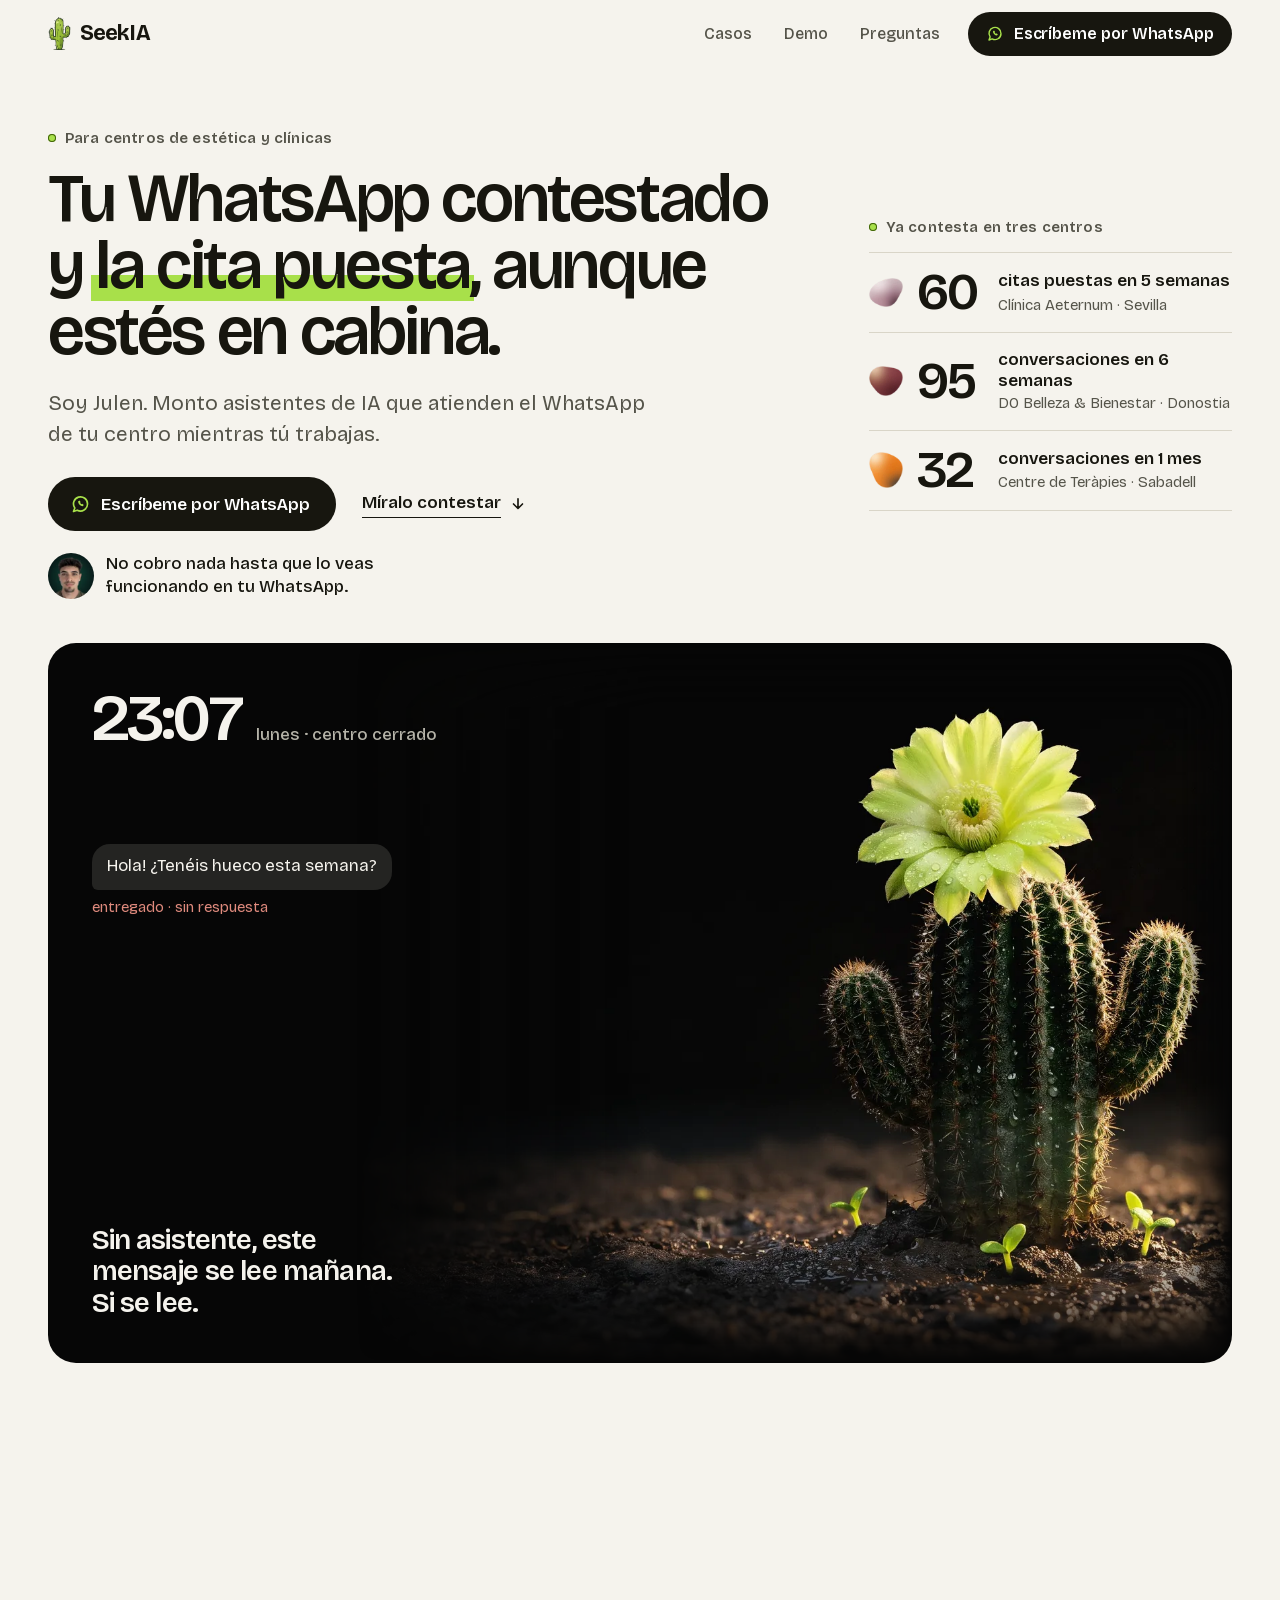
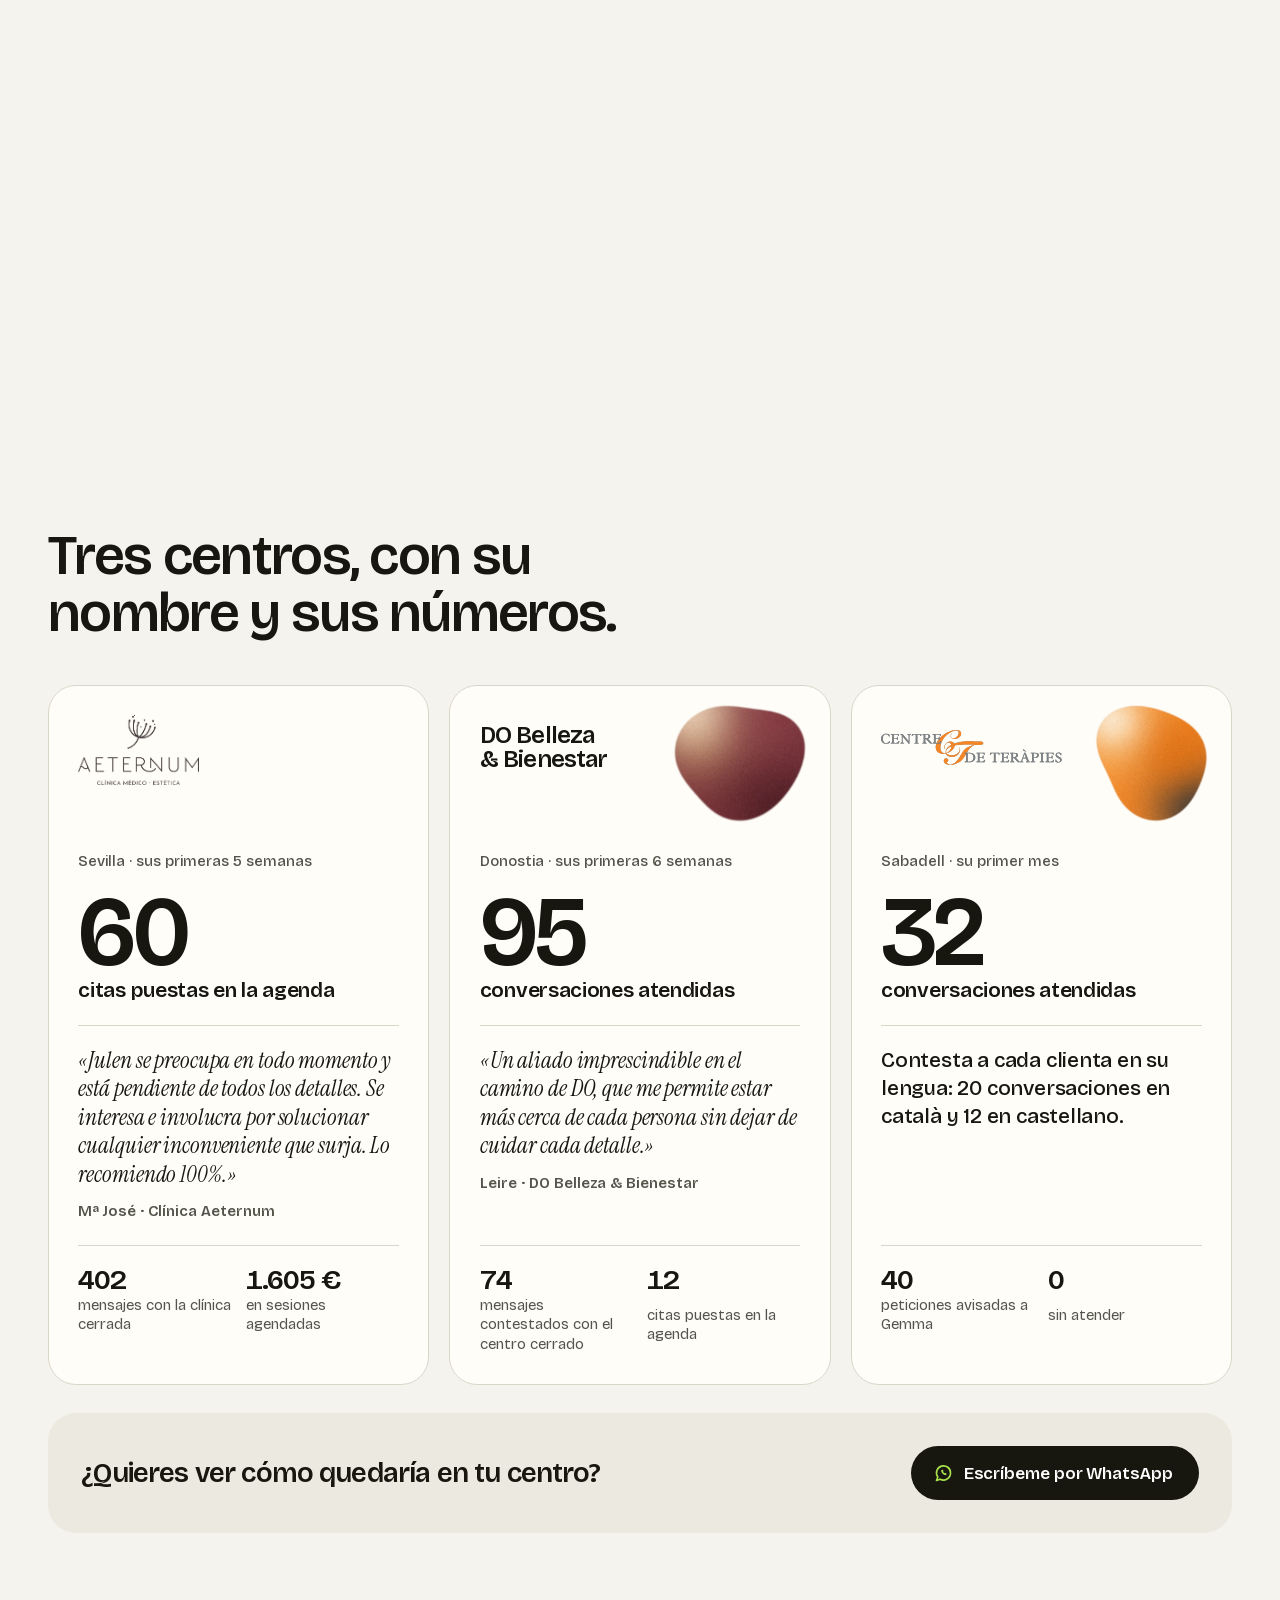
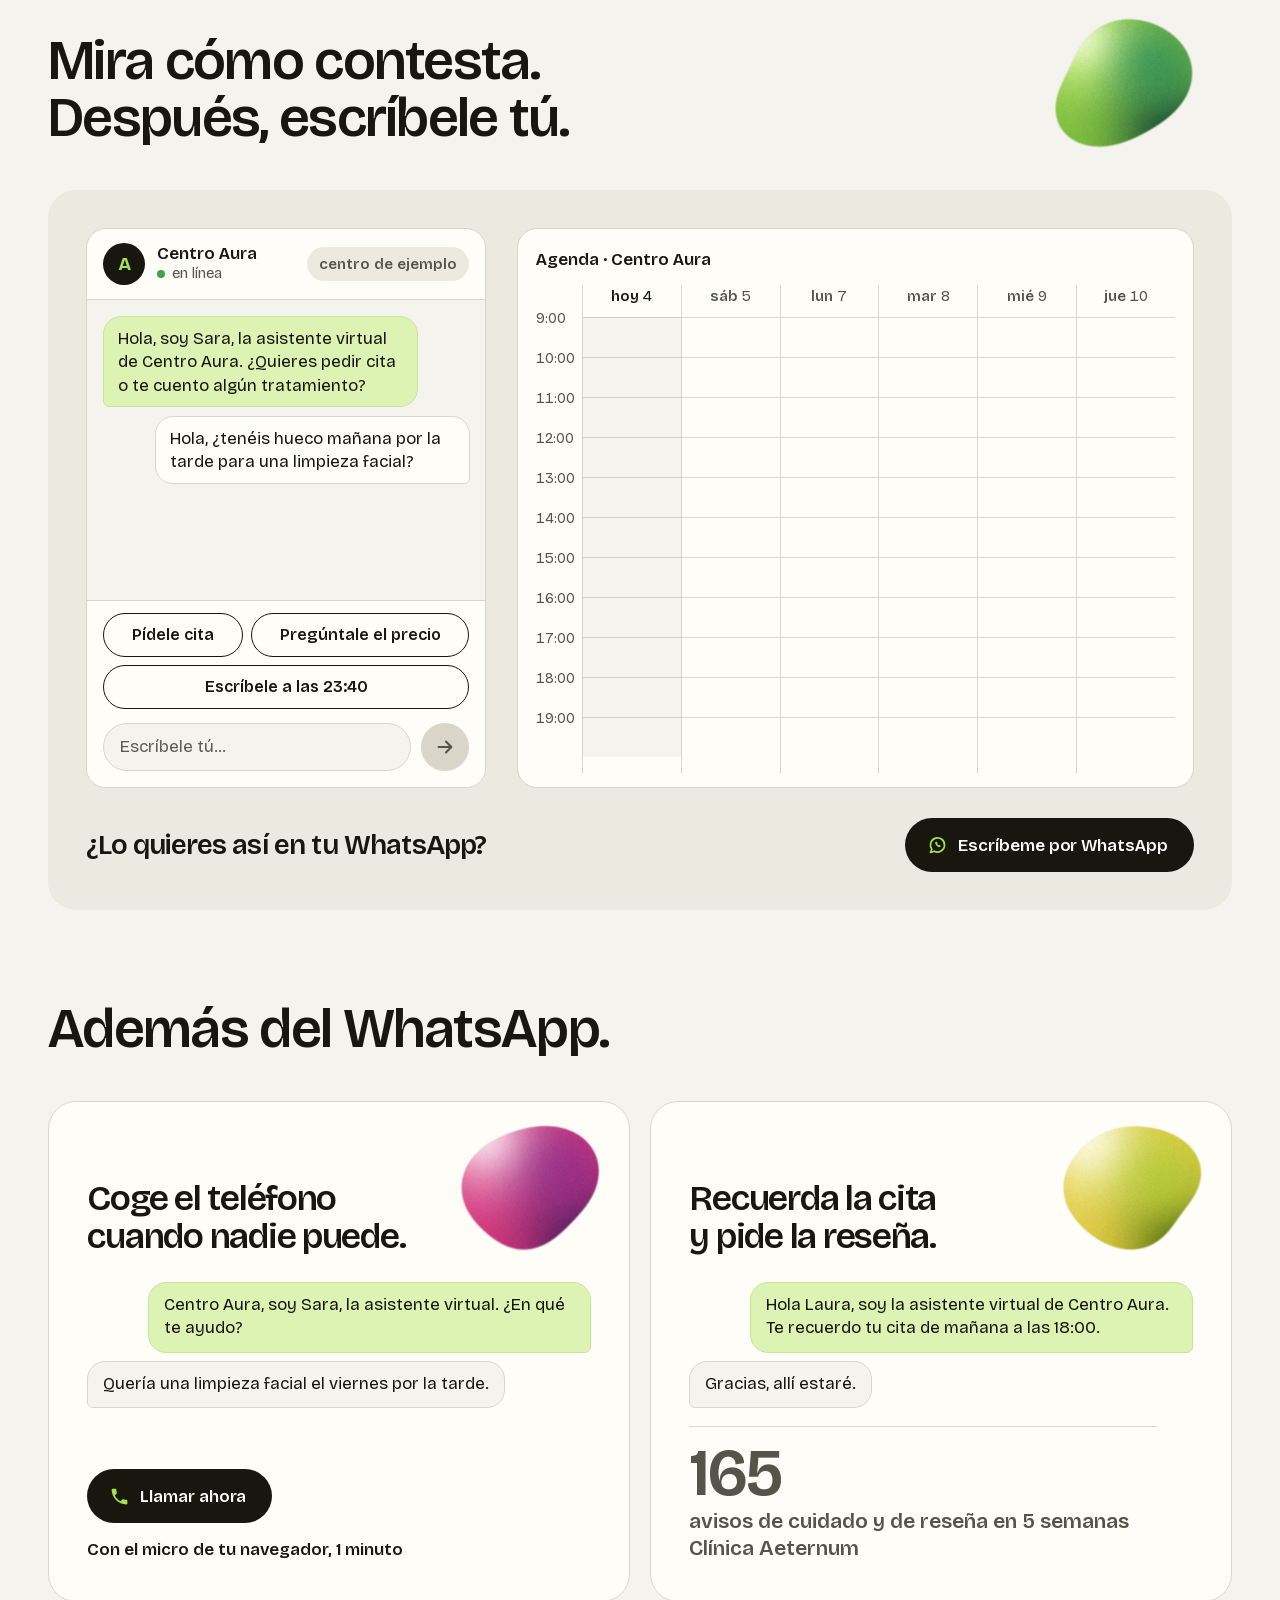
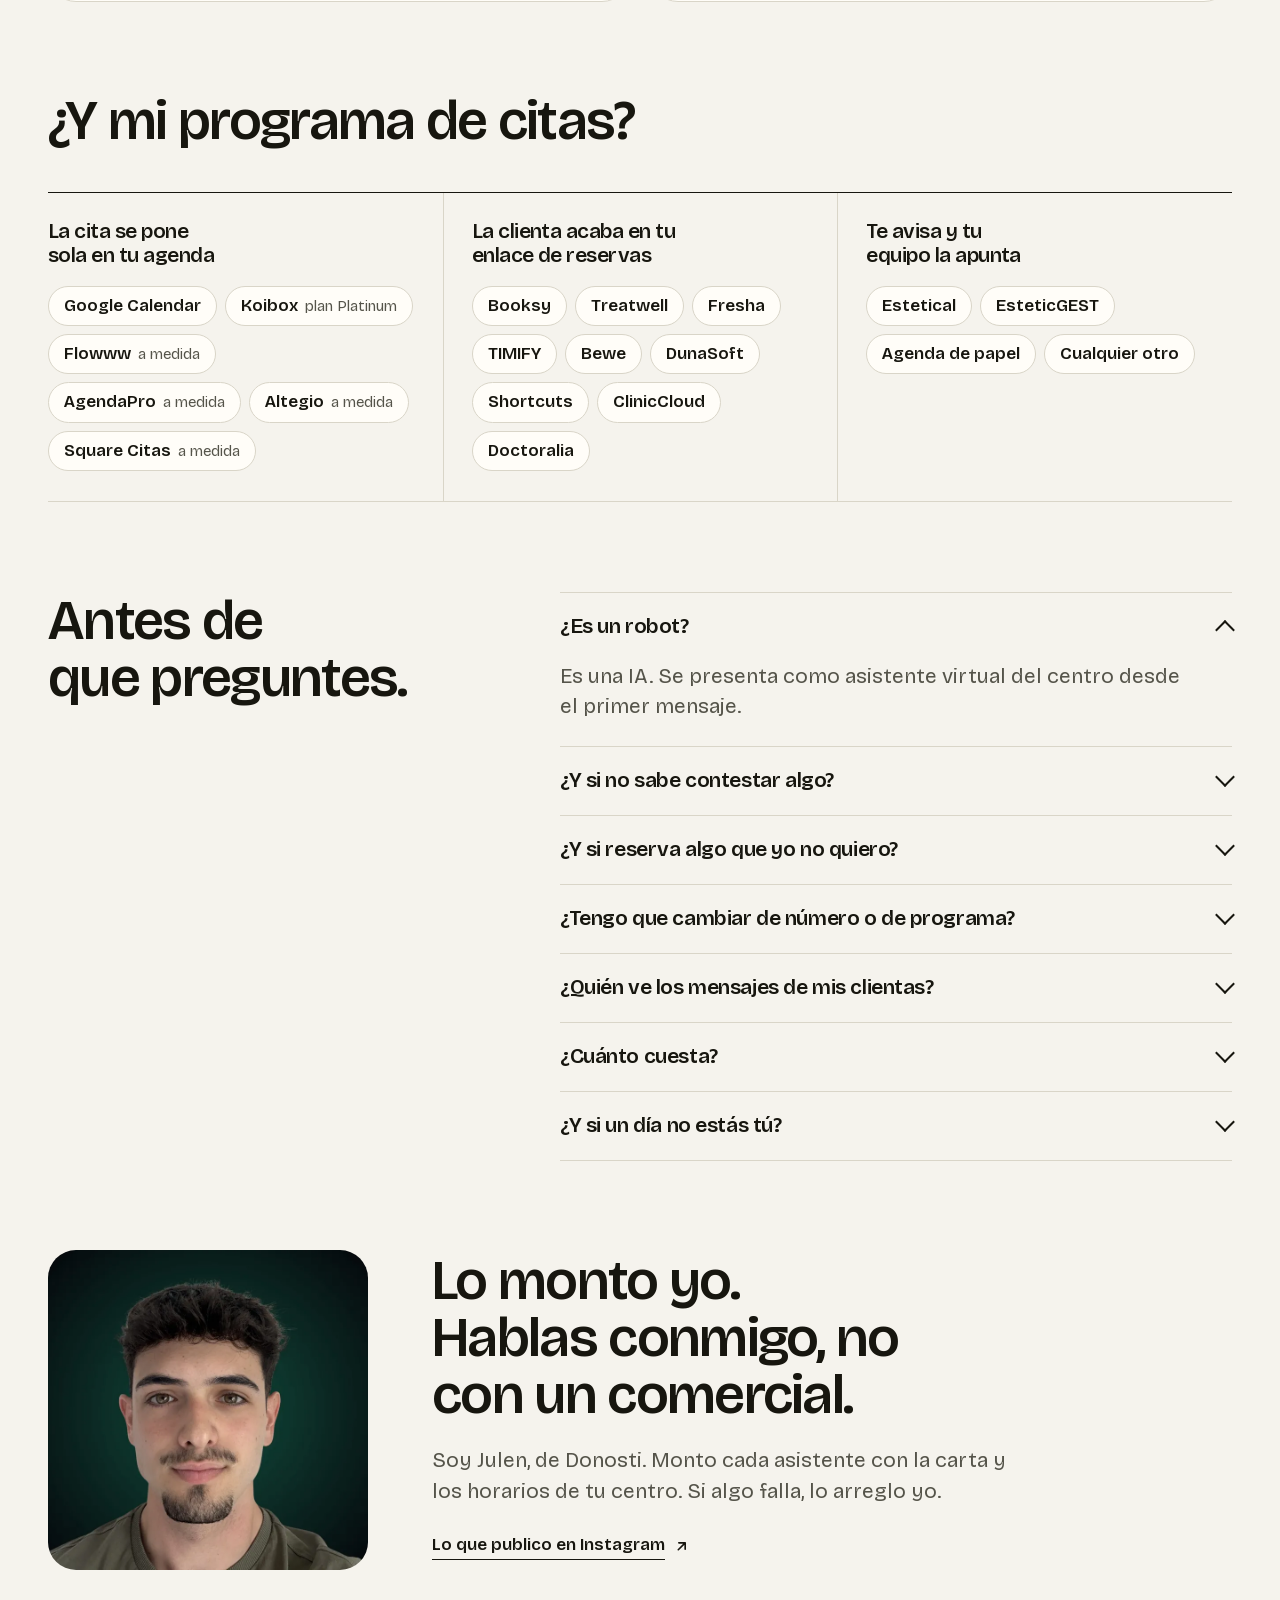
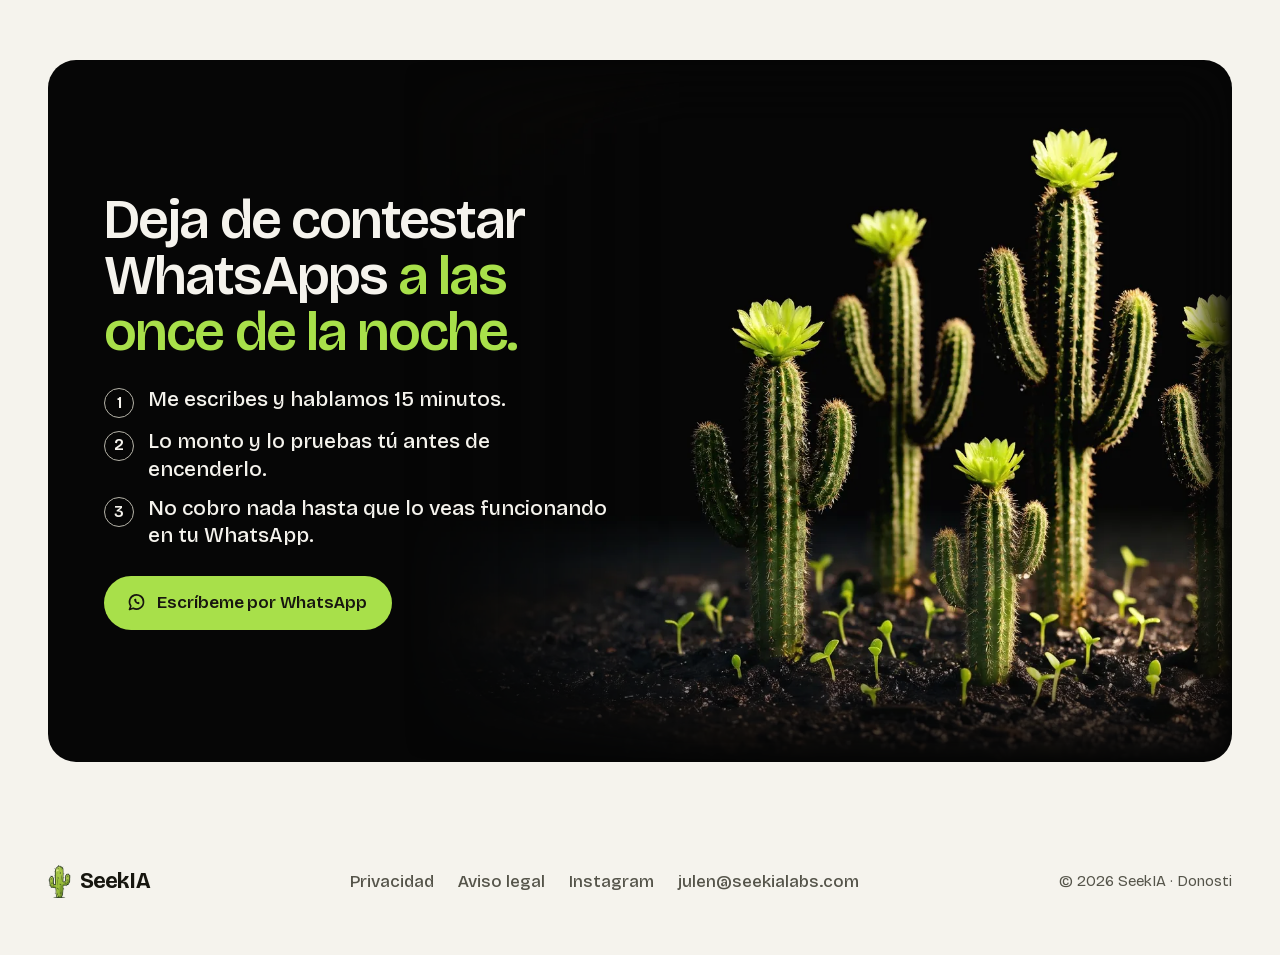
<file: index.html>
<!DOCTYPE html>
<html lang="es">
<head>
<meta charset="UTF-8">
<meta name="viewport" content="width=device-width, initial-scale=1">
<title>SeekIA — Tu WhatsApp contestado y la cita puesta | Centros de estética y clínicas</title>
<meta name="description" content="Asistentes de IA para centros de estética y clínicas: contestan tu WhatsApp y tu teléfono y dejan la cita puesta en tu agenda. Ya trabajan en tres centros.">
<link rel="canonical" href="https://seekialabs.com/">
<meta property="og:type" content="website">
<meta property="og:site_name" content="SeekIA">
<meta property="og:title" content="SeekIA — Tu WhatsApp contestado y la cita puesta">
<meta property="og:description" content="Asistentes de IA para centros de estética y clínicas: contestan tu WhatsApp y tu teléfono y dejan la cita puesta en tu agenda. Ya trabajan en tres centros.">
<meta property="og:image" content="https://seekialabs.com/assets/og.png">
<meta property="og:url" content="https://seekialabs.com/">
<meta property="og:locale" content="es_ES">
<meta name="twitter:card" content="summary_large_image">
<link rel="preconnect" href="https://paneln8n.seekialabs.com" crossorigin>
<script type="application/ld+json">{"@context": "https://schema.org", "@type": "LocalBusiness", "name": "SeekIA", "url": "https://seekialabs.com/", "image": "https://seekialabs.com/assets/og.png", "description": "Asistentes de IA para centros de estética y clínicas: contestan tu WhatsApp y tu teléfono y dejan la cita puesta en tu agenda. Ya trabajan en tres centros.", "areaServed": "ES", "address": {"@type": "PostalAddress", "addressLocality": "Donostia-San Sebastián", "addressCountry": "ES"}, "email": "julen@seekialabs.com", "founder": {"@type": "Person", "name": "Julen Jiménez"}, "sameAs": ["https://www.instagram.com/seekialabs/"]}</script>
<script type="application/ld+json">{"@context": "https://schema.org", "@type": "FAQPage", "mainEntity": [{"@type": "Question", "name": "¿Es un robot?", "acceptedAnswer": {"@type": "Answer", "text": "Es una IA. Se presenta como asistente virtual del centro desde el primer mensaje."}}, {"@type": "Question", "name": "¿Y si no sabe contestar algo?", "acceptedAnswer": {"@type": "Answer", "text": "Solo contesta con lo que tú le das: tus servicios, tus horarios, tu carta. Lo delicado, como salud o quejas, lo pasa a tu equipo."}}, {"@type": "Question", "name": "¿Y si reserva algo que yo no quiero?", "acceptedAnswer": {"@type": "Answer", "text": "Tú eliges: o confirma la cita sola, o la propone y espera el visto bueno de tu equipo."}}, {"@type": "Question", "name": "¿Tengo que cambiar de número o de programa?", "acceptedAnswer": {"@type": "Answer", "text": "No. Tus clientas te escriben al mismo WhatsApp de siempre y tú sigues con tu programa de citas."}}, {"@type": "Question", "name": "¿Quién ve los mensajes de mis clientas?", "acceptedAnswer": {"@type": "Answer", "text": "Tú y tu equipo, en tu WhatsApp de siempre. El asistente los lee para contestar y quedan guardados bajo un acuerdo de protección de datos que firmamos antes de empezar."}}, {"@type": "Question", "name": "¿Cuánto cuesta?", "acceptedAnswer": {"@type": "Answer", "text": "Te lo digo claro y por escrito antes de empezar."}}, {"@type": "Question", "name": "¿Y si un día no estás tú?", "acceptedAnswer": {"@type": "Answer", "text": "El asistente funciona solo. Tu número, tu agenda y tus clientas siguen siendo tuyos."}}]}</script>
<meta name="theme-color" content="#F5F3ED">
<link rel="icon" type="image/png" sizes="32x32" href="/assets/favicon-32.png">
<link rel="apple-touch-icon" href="/assets/favicon-180.png">
<link rel="preload" href="assets/fonts/bricolage-grotesque.woff2" as="font" type="font/woff2" crossorigin>
<link rel="stylesheet" href="css/v6.css?v=18">
<script>if (!matchMedia('(prefers-reduced-motion: reduce)').matches) { document.documentElement.classList.add('con-mov'); setTimeout(function () { if (!window.__v6) document.documentElement.classList.remove('con-mov'); }, 4000); }</script>
</head>
<body>
<a href="#contenido" class="salto">Saltar al contenido</a>
<span id="tope" aria-hidden="true"></span><span id="inicio" aria-hidden="true"></span>

<header class="cab">
  <div class="wrap">
    <a href="#contenido" class="logo" aria-label="SeekIA, inicio">
      <img src="assets/logo-cactus.png" alt="" width="142" height="200">
      SeekIA
    </a>
    <nav class="cab__nav" aria-label="Principal">
      <a href="#casos">Casos</a>
      <a href="#demo">Demo</a>
      <a href="#preguntas">Preguntas</a>
      <a class="boton boton--chico" href="https://wa.me/34621071382?text=Hola%20Julen%2C%20quiero%20ver%20c%C3%B3mo%20funcionar%C3%ADa%20en%20mi%20centro" rel="noopener">
        <svg viewBox="0 0 24 24" fill="none" aria-hidden="true"><path d="M20 11.5a8 8 0 01-11.8 7L4 20l1.5-4.1A8 8 0 1120 11.5z" stroke="currentColor" stroke-width="1.9" stroke-linejoin="round"/><path d="M9.2 8.6c.2 2.6 2.7 5.2 5.3 5.4l1-1.1c.2-.2.2-.5 0-.7l-1.2-.9a.6.6 0 00-.7 0l-.5.4a3.6 3.6 0 01-1.6-1.6l.4-.5c.2-.2.2-.5 0-.7l-.9-1.2a.5.5 0 00-.7-.1l-1.1.9c-.1.1-.1.2-.1.1z" fill="currentColor"/></svg>
        <span><span class="solo-ancho">Escríbeme por </span>WhatsApp</span>
      </a>
    </nav>
  </div>
</header>

<main id="contenido">

  <!-- ============ PORTADA: qué es, para quién, qué hago y la prueba, sin bajar ============ -->
  <section class="portada">
    <div class="wrap portada__rejilla">
      <div>
        <p class="rotulo">Para centros de estética y clínicas</p>
        <h1>Tu WhatsApp contestado y <span class="marca">la cita puesta</span>, aunque estés en cabina.</h1>
        <p class="entrada">Soy Julen. Monto asistentes de IA que atienden el WhatsApp de tu centro mientras tú trabajas.</p>
        <div class="portada__accion">
          <a class="boton" href="https://wa.me/34621071382?text=Hola%20Julen%2C%20quiero%20ver%20c%C3%B3mo%20funcionar%C3%ADa%20en%20mi%20centro" rel="noopener">
            <svg viewBox="0 0 24 24" fill="none" aria-hidden="true"><path d="M20 11.5a8 8 0 01-11.8 7L4 20l1.5-4.1A8 8 0 1120 11.5z" stroke="currentColor" stroke-width="1.9" stroke-linejoin="round"/><path d="M9.2 8.6c.2 2.6 2.7 5.2 5.3 5.4l1-1.1c.2-.2.2-.5 0-.7l-1.2-.9a.6.6 0 00-.7 0l-.5.4a3.6 3.6 0 01-1.6-1.6l.4-.5c.2-.2.2-.5 0-.7l-.9-1.2a.5.5 0 00-.7-.1l-1.1.9c-.1.1-.1.2-.1.1z" fill="currentColor"/></svg>
            Escríbeme por WhatsApp
          </a>
          <a class="enlace" href="#demo"><span>Míralo contestar</span><svg viewBox="0 0 24 24" fill="none" aria-hidden="true"><path d="M12 5v13M6 12l6 6 6-6" stroke="currentColor" stroke-width="2.2" stroke-linecap="round" stroke-linejoin="round"/></svg></a>
        </div>
        <p class="portada__promesa"><img src="assets/v6/julen-mini.webp" alt="" width="46" height="46">No cobro nada hasta que lo veas funcionando en tu WhatsApp.</p>
      </div>

      <div>
        <p class="rotulo prueba__titulo">Ya contesta en tres centros</p>
        <ul class="prueba">
          <li><b class="num">60</b><span>citas puestas en 5 semanas</span><small>Clínica Aeternum · Sevilla</small><img src="assets/v6/pala-aeternum-mini.webp" alt="" width="753" height="657" decoding="async"></li>
          <li><b class="num">95</b><span>conversaciones en 6 semanas</span><small>DO Belleza &amp; Bienestar · Donostia</small><img src="assets/v6/pala-do-mini.webp" alt="" width="686" height="610" decoding="async"></li>
          <li><b class="num">32</b><span>conversaciones en 1 mes</span><small>Centre de Teràpies · Sabadell</small><img src="assets/v6/pala-gemma-mini.webp" alt="" width="668" height="706" decoding="async"></li>
        </ul>
      </div>
    </div>
  </section>

  <!-- ============ LA VENTANA A LA NOCHE: el scroll resuelve la conversación y el cactus florece.
       Sin JS o con «reducir movimiento» se ve el estado final (clase es-manana y todos los pasos visibles). ============ -->
  <section class="ventana-carril" aria-label="Lo que pasa cuando el centro está cerrado">
    <div class="wrap">
      <div class="ventana es-manana hay-respuesta">
        <div class="ventana__escena" data-seco="assets/v6/heroe-seco" data-flor="assets/v6/heroe-flor" aria-hidden="true">
          <picture><source media="(max-width: 900px)" srcset="assets/v6/heroe-flor-m.webp"><img src="assets/v6/heroe-flor.webp" alt="" width="1920" height="1072" loading="lazy" decoding="async" fetchpriority="low"></picture>
          <canvas></canvas>
        </div>
        <div class="ventana__texto">
          <p class="ventana__reloj"><b>09:00</b><span>martes · abres el centro</span></p>
          <div class="charla contesta">
            <p class="globo ella">Hola! ¿Tenéis hueco esta semana?</p>
            <p class="charla__estado">entregado · sin respuesta</p>
            <p class="globo globo--asistente paso es-visto" data-desde="0.2">Hola, soy la asistente virtual del centro. El jueves tengo hueco a las 17:30. ¿Te lo dejo puesto?</p>
            <p class="globo ella paso es-visto" data-desde="0.46">Sí, gracias</p>
            <p class="charla__cita paso es-visto" data-desde="0.68"><svg viewBox="0 0 24 24" fill="none" aria-hidden="true"><path d="M5 12.5l4.5 4.5L19 7.5" stroke="currentColor" stroke-width="2.6" stroke-linecap="round" stroke-linejoin="round"/></svg>Cita puesta · jueves 17:30</p>
          </div>
          <p class="ventana__lema"><span>Sin asistente, este mensaje se lee mañana. Si se lee.</span><span>Con asistente, tiene respuesta esa misma noche.</span><span>Cuando abres, la cita ya está puesta.</span></p>
        </div>
      </div>
    </div>
  </section>

  <!-- ============ CASOS: tres centros, misma plantilla; el color de cada uno va en su pala ============ -->
  <section class="seccion" id="casos">
    <div class="wrap">
      <div class="cab-seccion">
        <h2 data-entra>Tres centros, con su nombre y sus números.</h2>
      </div>

      <div class="casos__rejilla">
        <article class="caso" data-entra>
          <div class="caso__arriba">
            <div class="caso__pala"><img class="flota" src="assets/v6/pala-aeternum.webp" alt="" width="753" height="657" loading="lazy" decoding="async"></div>
            <p class="caso__marca"><img src="assets/v6/aeternum-logo.png" alt="Aeternum, clínica médico-estética" width="534" height="310" loading="lazy" style="--alto:70px; filter: brightness(0.3) saturate(1.6);"></p>
            <p class="caso__donde">Sevilla · sus primeras 5 semanas</p>
          </div>
          <p class="caso__cifra"><b class="num" data-cuenta="60">60</b><span>citas puestas en la agenda</span></p>
          <figure class="caso__cita">
            <blockquote>«Julen se preocupa en todo momento y está pendiente de todos los detalles. Se interesa e involucra por solucionar cualquier inconveniente que surja. Lo recomiendo 100%.»</blockquote>
            <figcaption>Mª José · Clínica Aeternum</figcaption>
          </figure>
          <ul class="caso__datos">
            <li><b class="num">402</b><span>mensajes con la clínica cerrada</span></li>
            <li><b class="num">1.605 €</b><span>en sesiones agendadas</span></li>
          </ul>
        </article>

        <article class="caso" data-entra style="--orden:1">
          <div class="caso__arriba">
            <div class="caso__pala"><img class="flota flota--b" src="assets/v6/pala-do.webp" alt="" width="686" height="610" loading="lazy" decoding="async"></div>
            <p class="caso__marca caso__marca--texto">DO Belleza<br>&amp; Bienestar</p>
            <p class="caso__donde">Donostia · sus primeras 6 semanas</p>
          </div>
          <p class="caso__cifra"><b class="num" data-cuenta="95">95</b><span>conversaciones atendidas</span></p>
          <figure class="caso__cita">
            <blockquote>«Un aliado imprescindible en el camino de DO, que me permite estar más cerca de cada persona sin dejar de cuidar cada detalle.»</blockquote>
            <figcaption>Leire · DO Belleza &amp; Bienestar</figcaption>
          </figure>
          <ul class="caso__datos">
            <li><b class="num">74</b><span>mensajes contestados con el centro cerrado</span></li>
            <li><b class="num">12</b><span>citas puestas en la agenda</span></li>
          </ul>
        </article>

        <article class="caso" data-entra style="--orden:2">
          <div class="caso__arriba">
            <div class="caso__pala"><img class="flota flota--c" src="assets/v6/pala-gemma.webp" alt="" width="668" height="706" loading="lazy" decoding="async"></div>
            <p class="caso__marca"><img src="assets/v6/gemma-logo.svg" alt="Centre de Teràpies" width="458" height="88" loading="lazy" style="--alto:36px"></p>
            <p class="caso__donde">Sabadell · su primer mes</p>
          </div>
          <p class="caso__cifra"><b class="num" data-cuenta="32">32</b><span>conversaciones atendidas</span></p>
          <p class="caso__cita caso__cita--hecho">Contesta a cada clienta en su lengua: 20 conversaciones en català y 12 en castellano.</p>
          <ul class="caso__datos">
            <li><b class="num">40</b><span>peticiones avisadas a Gemma</span></li>
            <li><b class="num">0</b><span>sin atender</span></li>
          </ul>
        </article>
      </div>

      <div class="casos__pie" data-entra>
        <p>¿Quieres ver cómo quedaría en tu centro?</p>
        <a class="boton" href="https://wa.me/34621071382?text=Hola%20Julen%2C%20quiero%20ver%20c%C3%B3mo%20funcionar%C3%ADa%20en%20mi%20centro" rel="noopener">
          <svg viewBox="0 0 24 24" fill="none" aria-hidden="true"><path d="M20 11.5a8 8 0 01-11.8 7L4 20l1.5-4.1A8 8 0 1120 11.5z" stroke="currentColor" stroke-width="1.9" stroke-linejoin="round"/><path d="M9.2 8.6c.2 2.6 2.7 5.2 5.3 5.4l1-1.1c.2-.2.2-.5 0-.7l-1.2-.9a.6.6 0 00-.7 0l-.5.4a3.6 3.6 0 01-1.6-1.6l.4-.5c.2-.2.2-.5 0-.7l-.9-1.2a.5.5 0 00-.7-.1l-1.1.9c-.1.1-.1.2-.1.1z" fill="currentColor"/></svg>
          Escríbeme por WhatsApp
        </a>
      </div>
    </div>
  </section>

  <!-- ============ DEMO: el chat real de un centro de ejemplo. Primero se reproduce sola una conversación (sin gasto);
       en cuanto la persona escribe, el ejemplo se borra y habla con el asistente de verdad (js/atencion.js) ============ -->
  <section class="seccion seccion--corta" id="demo"><span id="atencion" aria-hidden="true"></span>
    <div class="wrap">
      <div class="cab-seccion cab-seccion--pala">
        <div>
          <h2 data-entra>Mira cómo contesta. Después, escríbele tú.</h2>
        </div>
        <img class="flota" src="assets/v6/pala-whatsapp.webp" alt="" width="730" height="670" loading="lazy" decoding="async">
      </div>

      <div class="demo" data-entra>
        <div class="demo__rejilla">
          <div class="movil" role="group" aria-label="Chat de prueba con el asistente de Centro Aura, un centro de ejemplo">
            <div class="movil__cab">
              <span class="movil__avatar" aria-hidden="true">A</span>
              <div class="movil__quien">
                <p class="movil__nombre">Centro Aura</p>
                <p class="movil__estado" id="atencion-estado" data-estado="linea">en línea</p>
              </div>
              <span class="movil__demo">centro de ejemplo</span>
            </div>
            <div class="movil__msgs" id="atencion-msgs" role="log" aria-live="polite" aria-label="Conversación">
              <div class="burbuja burbuja--bot">Hola, soy Sara, la asistente virtual de Centro Aura. ¿Quieres pedir cita o te cuento algún tratamiento?</div>
            </div>
            <div class="movil__chips" id="atencion-chips">
              <button type="button" class="chip" data-prompt="Hola, quiero pedir cita para mañana por la tarde, ¿qué horas tenéis libres?">Pídele cita</button>
              <button type="button" class="chip" data-prompt="¿Cuánto cuesta una limpieza facial?">Pregúntale el precio</button>
              <button type="button" class="chip" data-prompt="Perdona que escriba tan tarde, ¿tenéis hueco este fin de semana?">Escríbele a las 23:40</button>
            </div>
            <form class="movil__form" id="atencion-form" autocomplete="off">
              <label class="solo-lector" for="atencion-input">Tu mensaje</label>
              <textarea id="atencion-input" rows="1" placeholder="Escríbele tú…" maxlength="500"></textarea>
              <button type="submit" class="movil__enviar" aria-label="Enviar mensaje">
                <svg viewBox="0 0 24 24" fill="none" aria-hidden="true"><path d="M5 12h13M13 6l6 6-6 6" stroke="currentColor" stroke-width="2.2" stroke-linecap="round" stroke-linejoin="round"/></svg>
              </button>
            </form>
          </div>
          <div class="semana" id="atencion-agenda" role="region" aria-label="Agenda de prueba de Centro Aura"></div>
        </div>
        <div class="demo__pie">
          <p>¿Lo quieres así en tu WhatsApp?</p>
          <a class="boton" href="https://wa.me/34621071382?text=Hola%20Julen%2C%20quiero%20ver%20c%C3%B3mo%20funcionar%C3%ADa%20en%20mi%20centro" rel="noopener">
            <svg viewBox="0 0 24 24" fill="none" aria-hidden="true"><path d="M20 11.5a8 8 0 01-11.8 7L4 20l1.5-4.1A8 8 0 1120 11.5z" stroke="currentColor" stroke-width="1.9" stroke-linejoin="round"/><path d="M9.2 8.6c.2 2.6 2.7 5.2 5.3 5.4l1-1.1c.2-.2.2-.5 0-.7l-1.2-.9a.6.6 0 00-.7 0l-.5.4a3.6 3.6 0 01-1.6-1.6l.4-.5c.2-.2.2-.5 0-.7l-.9-1.2a.5.5 0 00-.7-.1l-1.1.9c-.1.1-.1.2-.1.1z" fill="currentColor"/></svg>
            Escríbeme por WhatsApp
          </a>
        </div>
      </div>
    </div>
  </section>

  <!-- ============ VOZ Y REACTIVACIÓN: dos bloques cortos ============ -->
  <section class="seccion seccion--corta" id="mas"><span id="voz" aria-hidden="true"></span><span id="reactivacion" aria-hidden="true"></span><span id="servicios" aria-hidden="true"></span>
    <div class="wrap">
      <div class="cab-seccion"><h2 data-entra>Además del WhatsApp.</h2></div>
      <div class="mas__rejilla">
        <article class="mas" data-entra>
          <div class="mas__pala"><img class="flota" src="assets/v6/pala-voz.webp" alt="" width="700" height="624" loading="lazy" decoding="async"></div>
          <h3>Coge el teléfono cuando nadie puede.</h3>
          <div class="reac__charla" aria-label="Ejemplo de llamada">
            <p class="globo">Centro Aura, soy Sara, la asistente virtual. ¿En qué te ayudo?</p>
            <p class="globo globo--ella">Quería una limpieza facial el viernes por la tarde.</p>
          </div>
          <div class="llamada" id="llamada" data-estado="reposo">
            <div class="llamada__fila">
              <button class="boton llamada__boton" id="llamada-boton" type="button">
                <svg viewBox="0 0 24 24" fill="none" aria-hidden="true"><path d="M6.6 10.8c1.4 2.8 3.8 5.1 6.6 6.6l2.2-2.2c.3-.3.7-.4 1-.2 1.1.4 2.3.6 3.6.6.6 0 1 .4 1 1V20c0 .6-.4 1-1 1C10.6 21 3 13.4 3 4c0-.6.4-1 1-1h3.4c.6 0 1 .4 1 1 0 1.2.2 2.4.6 3.6.1.4 0 .8-.2 1L6.6 10.8z" fill="currentColor"/></svg>
                <span class="llamada__boton-txt">Llamar ahora</span>
              </button>
              <div class="llamada__onda" id="llamada-onda" aria-hidden="true"></div>
            </div>
            <p><span class="llamada__estado" id="llamada-estado" aria-live="polite">Con el micro de tu navegador, 1 minuto</span> <span class="llamada__tiempo"><span id="llamada-tiempo">00:00</span> / 01:00</span></p>
            <div class="llamada__trans" id="llamada-trans" role="log" aria-live="polite" aria-label="Transcripción de la llamada">
              <p class="llamada__vacio">La conversación aparece aquí mientras habláis.</p>
            </div>
            <div class="ticket" id="llamada-ticket" hidden>
              <span class="ticket__et">Cita puesta por teléfono</span>
              <span id="llamada-ticket-cuando"></span>
            </div>
          </div>
        </article>

        <article class="mas" data-entra style="--orden:1">
          <div class="mas__pala"><img class="flota flota--b" src="assets/v6/pala-reactivacion.webp" alt="" width="731" height="651" loading="lazy" decoding="async"></div>
          <h3>Recuerda la cita y pide la reseña.</h3>
          <div class="reac__charla" aria-label="Ejemplo de recordatorio">
            <p class="globo">Hola Laura, soy la asistente virtual de Centro Aura. Te recuerdo tu cita de mañana a las 18:00.</p>
            <p class="globo globo--ella">Gracias, allí estaré.</p>
          </div>
          <p class="mas__dato"><b class="num" data-cuenta="165">165</b><span>avisos de cuidado y de reseña en 5 semanas<br>Clínica Aeternum</span></p>
        </article>
      </div>
    </div>
  </section>

  <!-- ============ PROGRAMAS: los tres casos, a la vista ============ -->
  <section class="seccion seccion--corta" id="programas"><span id="software" aria-hidden="true"></span>
    <div class="wrap">
      <div class="cab-seccion">
        <h2 data-entra>¿Y mi programa de citas?</h2>
      </div>
      <div class="programas" data-entra>
        <div>
          <h3>La cita se pone sola en tu agenda</h3>
          <ul>
            <li>Google Calendar</li>
            <li>Koibox <small>plan Platinum</small></li>
            <li>Flowww <small>a medida</small></li>
            <li>AgendaPro <small>a medida</small></li>
            <li>Altegio <small>a medida</small></li>
            <li>Square Citas <small>a medida</small></li>
          </ul>
        </div>
        <div>
          <h3>La clienta acaba en tu enlace de reservas</h3>
          <ul>
            <li>Booksy</li>
            <li>Treatwell</li>
            <li>Fresha</li>
            <li>TIMIFY</li>
            <li>Bewe</li>
            <li>DunaSoft</li>
            <li>Shortcuts</li>
            <li>ClinicCloud</li>
            <li>Doctoralia</li>
          </ul>
        </div>
        <div>
          <h3>Te avisa y tu equipo la apunta</h3>
          <ul>
            <li>Estetical</li>
            <li>EsteticGEST</li>
            <li>Agenda de papel</li>
            <li>Cualquier otro</li>
          </ul>
        </div>
      </div>
    </div>
  </section>

  <!-- ============ PREGUNTAS ============ -->
  <section class="seccion seccion--corta preguntas" id="preguntas"><span id="faq" aria-hidden="true"></span>
    <div class="wrap preguntas__rejilla">
      <h2 data-entra>Antes de que preguntes.</h2>
      <div data-entra style="--orden:1">
        <details class="pregunta" open>
          <summary>¿Es un robot?</summary>
          <p>Es una IA. Se presenta como asistente virtual del centro desde el primer mensaje.</p>
        </details>
        <details class="pregunta">
          <summary>¿Y si no sabe contestar algo?</summary>
          <p>Solo contesta con lo que tú le das: tus servicios, tus horarios, tu carta. Lo delicado, como salud o quejas, lo pasa a tu equipo.</p>
        </details>
        <details class="pregunta">
          <summary>¿Y si reserva algo que yo no quiero?</summary>
          <p>Tú eliges: o confirma la cita sola, o la propone y espera el visto bueno de tu equipo.</p>
        </details>
        <details class="pregunta">
          <summary>¿Tengo que cambiar de número o de programa?</summary>
          <p>No. Tus clientas te escriben al mismo WhatsApp de siempre y tú sigues con tu programa de citas.</p>
        </details>
        <details class="pregunta">
          <summary>¿Quién ve los mensajes de mis clientas?</summary>
          <p>Tú y tu equipo, en tu WhatsApp de siempre. El asistente los lee para contestar y quedan guardados bajo un acuerdo de protección de datos que firmamos antes de empezar.</p>
        </details>
        <details class="pregunta">
          <summary>¿Cuánto cuesta?</summary>
          <p>Te lo digo claro y por escrito antes de empezar.</p>
        </details>
        <details class="pregunta">
          <summary>¿Y si un día no estás tú?</summary>
          <p>El asistente funciona solo. Tu número, tu agenda y tus clientas siguen siendo tuyos.</p>
        </details>
            </div>
    </div>
  </section>

  <!-- ============ JULEN ============ -->
  <section class="seccion seccion--corta" id="julen"><span id="fundador" aria-hidden="true"></span>
    <div class="wrap julen">
      <div class="julen__foto" data-entra><img src="assets/v6/julen.webp" alt="Julen Jiménez, fundador de SeekIA" width="720" height="720" loading="lazy" decoding="async"></div>
      <div data-entra style="--orden:1">
        <h2>Lo monto yo. Hablas conmigo, no con un comercial.</h2>
        <p>Soy Julen, de Donosti. Monto cada asistente con la carta y los horarios de tu centro. Si algo falla, lo arreglo yo.</p>
        <a class="enlace" href="https://www.instagram.com/seekialabs/" target="_blank" rel="noopener"><span>Lo que publico en Instagram</span><svg viewBox="0 0 24 24" fill="none" aria-hidden="true" style="transform:rotate(-135deg)"><path d="M12 5v13M6 12l6 6 6-6" stroke="currentColor" stroke-width="2.2" stroke-linecap="round" stroke-linejoin="round"/></svg></a>
      </div>
    </div>
  </section>

  <!-- ============ CIERRE: amanece y el jardín florece ============ -->
  <section class="seccion seccion--corta" id="contacto"><span id="cierre" aria-hidden="true"></span>
    <div class="wrap">
      <div class="cierre">
        <div class="cierre__escena" data-seco="assets/v6/jardin-antes" data-flor="assets/v6/jardin-flor" aria-hidden="true">
          <picture><source media="(max-width: 900px)" srcset="assets/v6/jardin-flor-m.webp"><img src="assets/v6/jardin-flor.webp" alt="" width="1920" height="1072" loading="lazy" decoding="async"></picture>
          <canvas></canvas>
        </div>
        <div class="cierre__texto">
          <h2>Deja de contestar WhatsApps <em>a las once de la noche.</em></h2>
          <ol class="pasos">
            <li>Me escribes y hablamos 15 minutos.</li>
            <li>Lo monto y lo pruebas tú antes de encenderlo.</li>
            <li>No cobro nada hasta que lo veas funcionando en tu WhatsApp.</li>
          </ol>
          <a class="boton boton--sobre-noche" href="https://wa.me/34621071382?text=Hola%20Julen%2C%20quiero%20ver%20c%C3%B3mo%20funcionar%C3%ADa%20en%20mi%20centro" rel="noopener">
            <svg viewBox="0 0 24 24" fill="none" aria-hidden="true"><path d="M20 11.5a8 8 0 01-11.8 7L4 20l1.5-4.1A8 8 0 1120 11.5z" stroke="currentColor" stroke-width="1.9" stroke-linejoin="round"/><path d="M9.2 8.6c.2 2.6 2.7 5.2 5.3 5.4l1-1.1c.2-.2.2-.5 0-.7l-1.2-.9a.6.6 0 00-.7 0l-.5.4a3.6 3.6 0 01-1.6-1.6l.4-.5c.2-.2.2-.5 0-.7l-.9-1.2a.5.5 0 00-.7-.1l-1.1.9c-.1.1-.1.2-.1.1z" fill="currentColor"/></svg>
            Escríbeme por WhatsApp
          </a>
        </div>
      </div>
    </div>
  </section>

</main>

<footer class="pie">
  <div class="wrap">
    <a href="#contenido" class="logo" aria-label="SeekIA, volver arriba">
      <img src="assets/logo-cactus.png" alt="" width="142" height="200">
      SeekIA
    </a>
    <div class="pie__enlaces">
      <a href="privacidad.html">Privacidad</a>
      <a href="aviso-legal.html">Aviso legal</a>
      <a href="https://www.instagram.com/seekialabs/" target="_blank" rel="noopener">Instagram</a>
      <a href="mailto:julen@seekialabs.com">julen@seekialabs.com</a>
    </div>
    <small>© 2026 SeekIA · Donosti</small>
  </div>
</footer>

<script type="module" src="js/v6.js?v=9"></script>
</body>
</html>
</file>
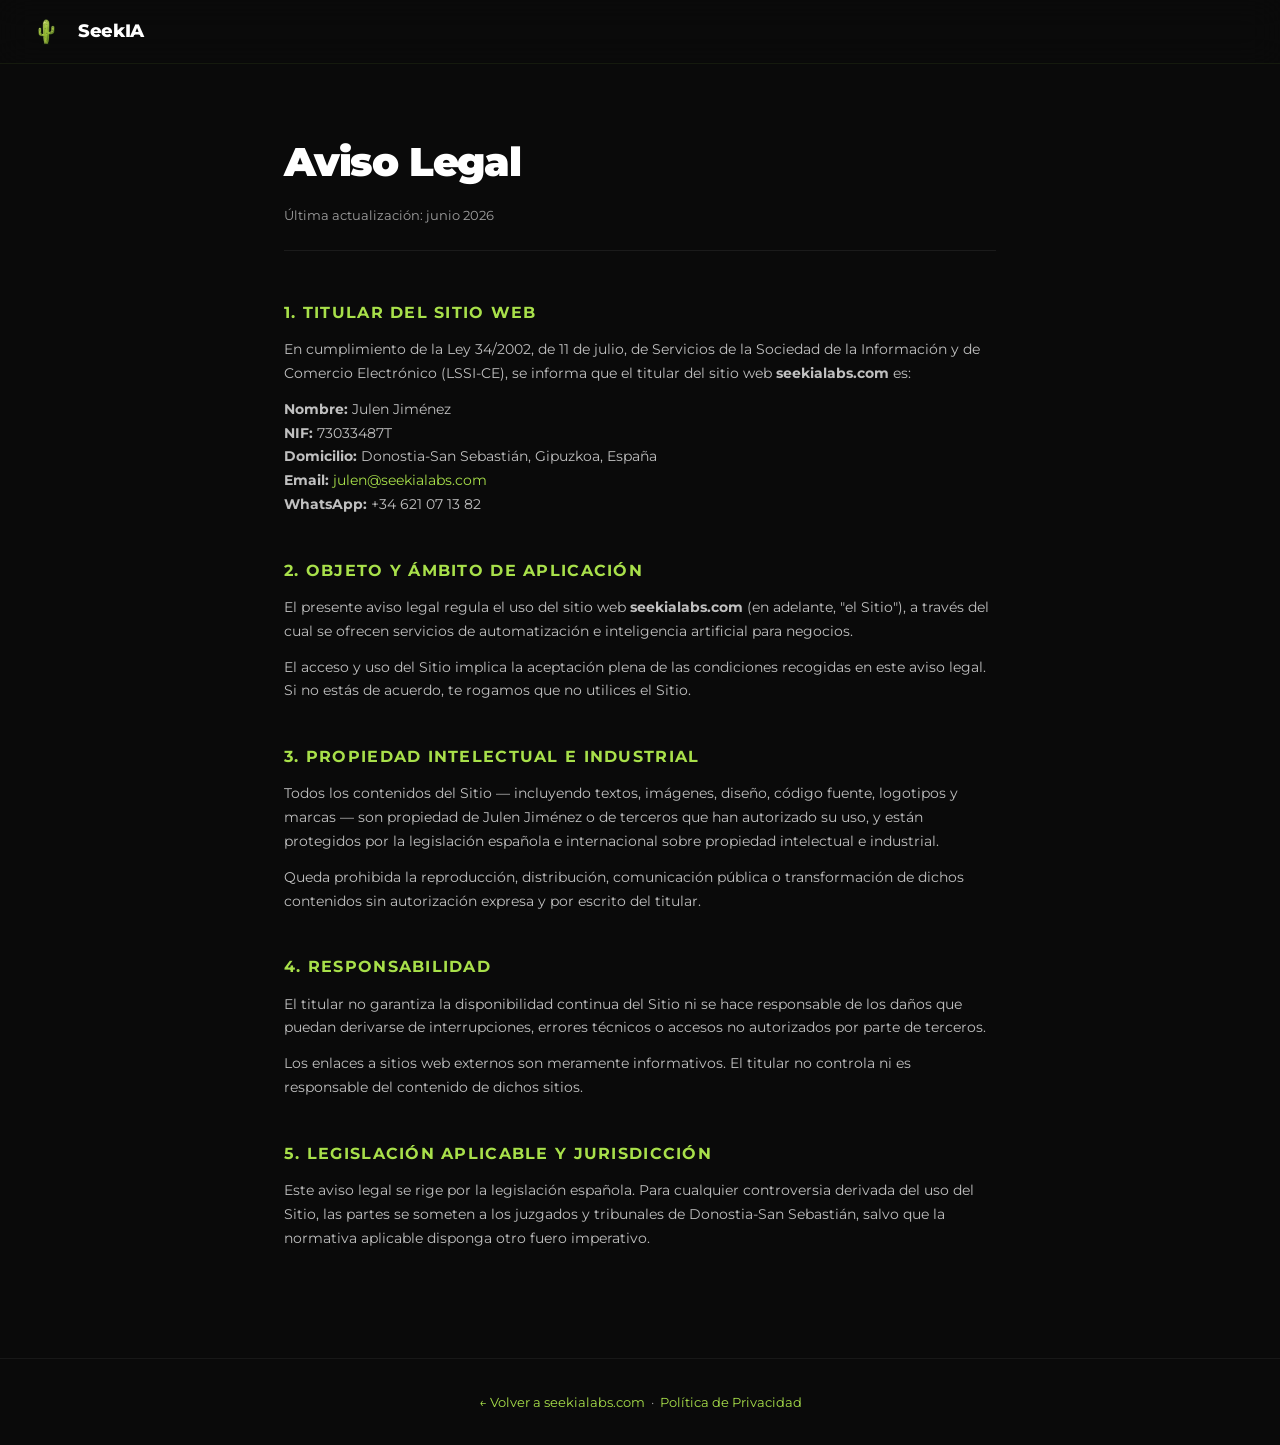
<file: aviso-legal.html>
<!DOCTYPE html>
<html lang="es">
<head>
  <meta charset="UTF-8" />
  <meta name="viewport" content="width=device-width, initial-scale=1.0" />
  <title>Aviso Legal — SeekIA</title>
  <meta name="robots" content="noindex, nofollow">
  <link rel="preconnect" href="https://fonts.googleapis.com">
  <link rel="preconnect" href="https://fonts.gstatic.com" crossorigin>
  <link href="https://fonts.googleapis.com/css2?family=Montserrat:wght@400;500;600;700;800&display=swap" rel="stylesheet">
  <style>
    * { box-sizing: border-box; margin: 0; padding: 0; }
    html { scroll-behavior: smooth; }
    body { background: #0A0A0A; color: #fff; font-family: 'Montserrat', sans-serif; overflow-x: hidden; line-height: 1.7; }
    a { color: #A8E04A; text-decoration: none; }
    a:hover { text-decoration: underline; }
    nav {
      position: sticky; top: 0; z-index: 50;
      backdrop-filter: blur(16px);
      background: rgba(10,10,10,0.9);
      border-bottom: 1px solid rgba(168,224,74,0.08);
      padding: 0 24px;
      height: 64px;
      display: flex;
      align-items: center;
    }
    nav a.logo {
      display: flex; align-items: center; gap: 10px;
      font-weight: 800; font-size: 18px; letter-spacing: -0.02em; color: #fff;
      text-decoration: none;
    }
    nav a.logo:hover { text-decoration: none; }
    .container {
      max-width: 760px;
      margin: 0 auto;
      padding: 64px 24px 96px;
    }
    h1 {
      font-size: clamp(28px, 4vw, 40px);
      font-weight: 900;
      letter-spacing: -0.03em;
      margin-bottom: 8px;
    }
    .meta {
      font-size: 13px;
      color: #A0A0A0;
      margin-bottom: 48px;
      padding-bottom: 24px;
      border-bottom: 1px solid rgba(255,255,255,0.07);
    }
    h2 {
      font-size: 16px;
      font-weight: 700;
      color: #A8E04A;
      text-transform: uppercase;
      letter-spacing: 0.08em;
      margin: 40px 0 12px;
    }
    p { font-size: 14px; color: #C0C0C0; margin-bottom: 12px; }
    .placeholder {
      background: rgba(168,224,74,0.08);
      border: 1px solid rgba(168,224,74,0.3);
      border-radius: 6px;
      padding: 2px 8px;
      font-size: 13px;
      color: #A8E04A;
      font-weight: 600;
    }
    footer {
      border-top: 1px solid rgba(255,255,255,0.06);
      padding: 32px 24px;
      text-align: center;
      font-size: 13px;
      color: #A0A0A0;
    }
  </style>
</head>
<body>

  <nav>
    <a href="/" class="logo">
      <img src="assets/Logo-trans.png" alt="SeekIA" style="height:44px; width:auto;" />
      SeekIA
    </a>
  </nav>

  <div class="container">

    <h1>Aviso Legal</h1>
    <p class="meta">Última actualización: junio 2026</p>

    <h2>1. Titular del sitio web</h2>
    <p>En cumplimiento de la Ley 34/2002, de 11 de julio, de Servicios de la Sociedad de la Información y de Comercio Electrónico (LSSI-CE), se informa que el titular del sitio web <strong>seekialabs.com</strong> es:</p>
    <p>
      <strong>Nombre:</strong> Julen Jiménez<br>
      <strong>NIF:</strong> 73033487T<br>
      <strong>Domicilio:</strong> Donostia-San Sebastián, Gipuzkoa, España<br>
      <strong>Email:</strong> <a href="mailto:julen@seekialabs.com">julen@seekialabs.com</a><br>
      <strong>WhatsApp:</strong> +34 621 07 13 82
    </p>

    <h2>2. Objeto y ámbito de aplicación</h2>
    <p>El presente aviso legal regula el uso del sitio web <strong>seekialabs.com</strong> (en adelante, "el Sitio"), a través del cual se ofrecen servicios de automatización e inteligencia artificial para negocios.</p>
    <p>El acceso y uso del Sitio implica la aceptación plena de las condiciones recogidas en este aviso legal. Si no estás de acuerdo, te rogamos que no utilices el Sitio.</p>

    <h2>3. Propiedad intelectual e industrial</h2>
    <p>Todos los contenidos del Sitio — incluyendo textos, imágenes, diseño, código fuente, logotipos y marcas — son propiedad de Julen Jiménez o de terceros que han autorizado su uso, y están protegidos por la legislación española e internacional sobre propiedad intelectual e industrial.</p>
    <p>Queda prohibida la reproducción, distribución, comunicación pública o transformación de dichos contenidos sin autorización expresa y por escrito del titular.</p>

    <h2>4. Responsabilidad</h2>
    <p>El titular no garantiza la disponibilidad continua del Sitio ni se hace responsable de los daños que puedan derivarse de interrupciones, errores técnicos o accesos no autorizados por parte de terceros.</p>
    <p>Los enlaces a sitios web externos son meramente informativos. El titular no controla ni es responsable del contenido de dichos sitios.</p>

    <h2>5. Legislación aplicable y jurisdicción</h2>
    <p>Este aviso legal se rige por la legislación española. Para cualquier controversia derivada del uso del Sitio, las partes se someten a los juzgados y tribunales de Donostia-San Sebastián, salvo que la normativa aplicable disponga otro fuero imperativo.</p>

  </div>

  <footer>
    <a href="/" style="color:#A8E04A;">← Volver a seekialabs.com</a>
    &nbsp;·&nbsp;
    <a href="/privacidad.html">Política de Privacidad</a>
  </footer>

</body>
</html>
</file>
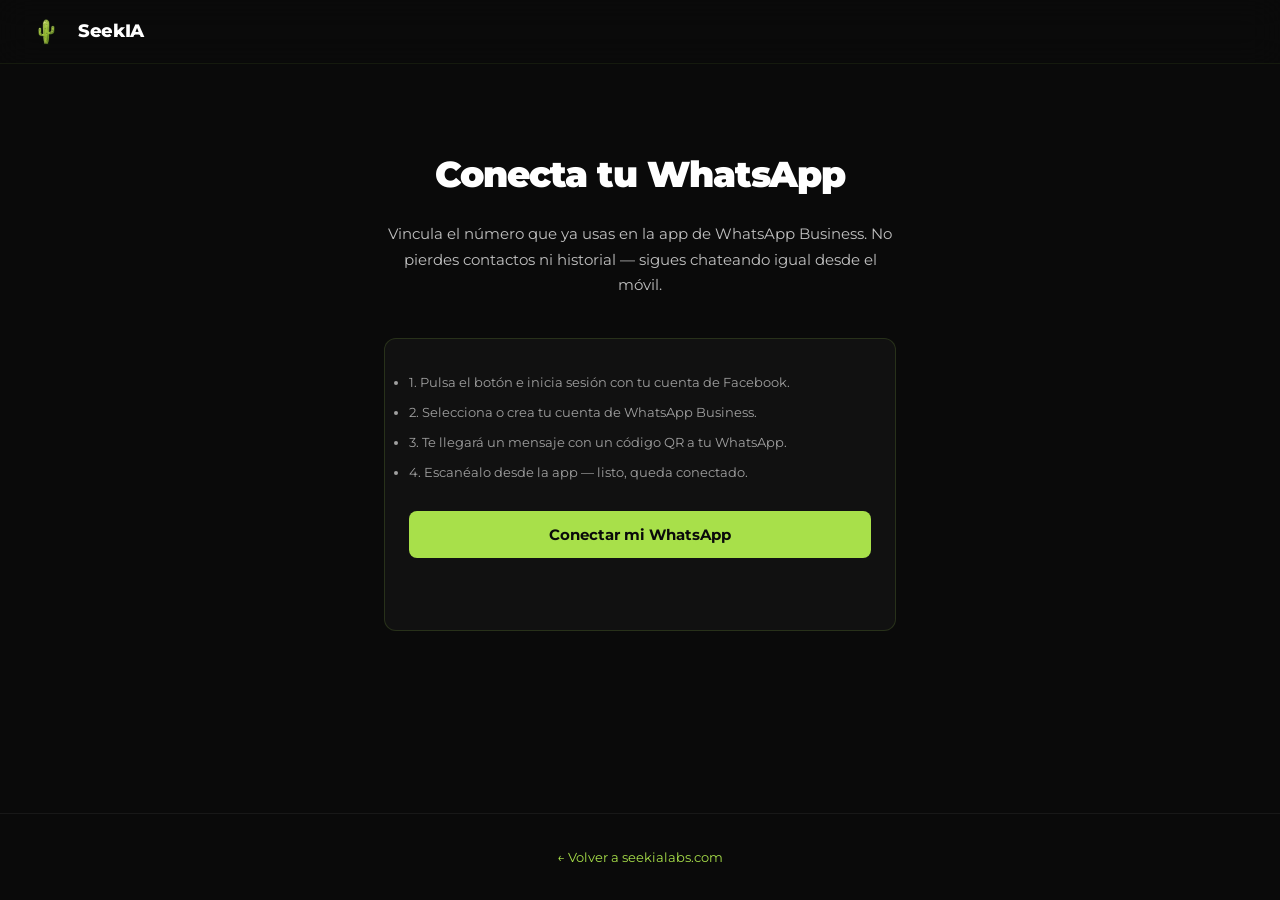
<file: conectar-whatsapp-test.html>
<!DOCTYPE html>
<html lang="es">
<head>
  <meta charset="UTF-8" />
  <meta name="viewport" content="width=device-width, initial-scale=1.0" />
  <title>Conecta tu WhatsApp — SeekIA</title>
  <meta name="robots" content="noindex, nofollow">
  <link rel="preconnect" href="https://fonts.googleapis.com">
  <link rel="preconnect" href="https://fonts.gstatic.com" crossorigin>
  <link href="https://fonts.googleapis.com/css2?family=Montserrat:wght@400;500;600;700;800&display=swap" rel="stylesheet">
  <style>
    * { box-sizing: border-box; margin: 0; padding: 0; }
    html { scroll-behavior: smooth; }
    body { background: #0A0A0A; color: #fff; font-family: 'Montserrat', sans-serif; overflow-x: hidden; line-height: 1.7; min-height: 100vh; display: flex; flex-direction: column; }
    a { color: #A8E04A; text-decoration: none; }
    a:hover { text-decoration: underline; }
    nav {
      position: sticky; top: 0; z-index: 50;
      backdrop-filter: blur(16px);
      background: rgba(10,10,10,0.9);
      border-bottom: 1px solid rgba(168,224,74,0.08);
      padding: 0 24px;
      height: 64px;
      display: flex;
      align-items: center;
    }
    nav a.logo {
      display: flex; align-items: center; gap: 10px;
      font-weight: 800; font-size: 18px; letter-spacing: -0.02em; color: #fff;
      text-decoration: none;
    }
    nav a.logo:hover { text-decoration: none; }
    .container {
      max-width: 560px;
      margin: 0 auto;
      padding: 80px 24px 96px;
      flex: 1;
      text-align: center;
    }
    h1 {
      font-size: clamp(26px, 4vw, 36px);
      font-weight: 900;
      letter-spacing: -0.03em;
      margin-bottom: 16px;
    }
    p.lead { font-size: 15px; color: #C0C0C0; margin-bottom: 40px; }
    .card {
      background: rgba(255,255,255,0.03);
      border: 1px solid rgba(168,224,74,0.15);
      border-radius: 12px;
      padding: 32px 24px;
    }
    .steps { text-align: left; font-size: 13px; color: #A0A0A0; margin-bottom: 28px; }
    .steps li { margin-bottom: 8px; }
    button#wa-connect-btn {
      background: #A8E04A;
      color: #0A0A0A;
      border: none;
      border-radius: 8px;
      padding: 14px 28px;
      font-family: 'Montserrat', sans-serif;
      font-weight: 700;
      font-size: 15px;
      cursor: pointer;
      width: 100%;
      transition: opacity 0.15s ease;
    }
    button#wa-connect-btn:hover { opacity: 0.85; }
    button#wa-connect-btn:disabled { opacity: 0.5; cursor: not-allowed; }
    #wa-status {
      margin-top: 20px;
      font-size: 13px;
      color: #A0A0A0;
      min-height: 20px;
    }
    #wa-status.success { color: #A8E04A; }
    #wa-status.error { color: #ff6b6b; }
    footer {
      border-top: 1px solid rgba(255,255,255,0.06);
      padding: 32px 24px;
      text-align: center;
      font-size: 13px;
      color: #A0A0A0;
    }
  </style>
</head>
<body>

  <nav>
    <a href="/" class="logo">
      <img src="assets/Logo-trans.png" alt="SeekIA" style="height:44px; width:auto;" />
      SeekIA
    </a>
  </nav>

  <div class="container">
    <h1>Conecta tu WhatsApp</h1>
    <p class="lead">Vincula el número que ya usas en la app de WhatsApp Business. No pierdes contactos ni historial — sigues chateando igual desde el móvil.</p>

    <div class="card">
      <ul class="steps">
        <li>1. Pulsa el botón e inicia sesión con tu cuenta de Facebook.</li>
        <li>2. Selecciona o crea tu cuenta de WhatsApp Business.</li>
        <li>3. Te llegará un mensaje con un código QR a tu WhatsApp.</li>
        <li>4. Escanéalo desde la app — listo, queda conectado.</li>
      </ul>
      <button id="wa-connect-btn">Conectar mi WhatsApp</button>
      <div id="wa-status"></div>
    </div>
  </div>

  <footer>
    <a href="/" style="color:#A8E04A;">← Volver a seekialabs.com</a>
  </footer>

  <script>
    window.fbAsyncInit = function () {
      FB.init({
        appId: '1065327876157732',
        cookie: true,
        xfbml: true,
        version: 'v24.0'
      });
    };
  </script>
  <script async defer crossorigin="anonymous" src="https://connect.facebook.net/es_ES/sdk.js"></script>

  <script>
    const btn = document.getElementById('wa-connect-btn');
    const status = document.getElementById('wa-status');

    // Escucha los mensajes del popup de Embedded Signup (fase, datos del WABA/número)
    window.addEventListener('message', (event) => {
      if (!event.origin.endsWith('facebook.com')) return;
      try {
        const data = JSON.parse(event.data);
        if (data.type === 'WA_EMBEDDED_SIGNUP') {
          console.log('Evento Embedded Signup:', data);
          if (data.event === 'FINISH' || data.event === 'FINISH_ONLY_WABA' || data.event === 'FINISH_WHATSAPP_BUSINESS_APP_ONBOARDING') {
            status.textContent = 'Conectado correctamente. WABA ID: ' + (data.data?.waba_id || '—') + ' · Número: ' + (data.data?.phone_number_id || '—');
            status.className = 'success';
          }
        }
      } catch (e) {
        // mensajes que no son JSON (ruido normal del SDK), se ignoran
      }
    });

    btn.addEventListener('click', () => {
      btn.disabled = true;
      status.textContent = 'Abriendo ventana de conexión…';
      status.className = '';

      FB.login(function (response) {
        btn.disabled = false;
        if (response.authResponse) {
          status.textContent = 'Autorización recibida. Código: ' + response.authResponse.code;
          status.className = 'success';
          // TODO: enviar response.authResponse.code a n8n (webhook) para intercambiarlo por el token
        } else {
          status.textContent = 'Conexión cancelada.';
          status.className = 'error';
        }
      }, {
        config_id: '27372092999129878',
        response_type: 'code',
        override_default_response_type: true,
        extras: {
          setup: {},
          
          sessionInfoVersion: '3'
        }
      });
    });
  </script>

</body>
</html>
</file>
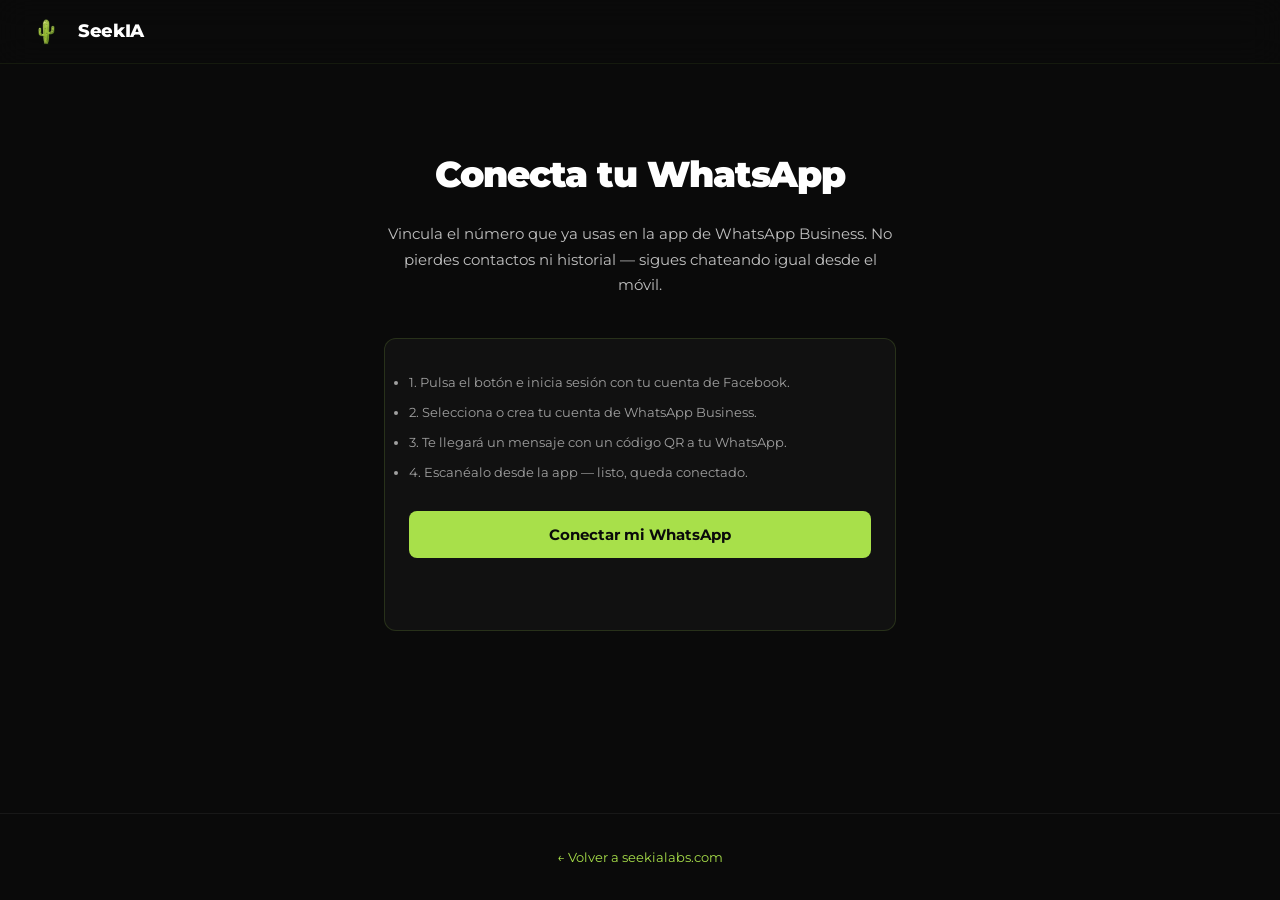
<file: conectar-whatsapp.html>
<!DOCTYPE html>
<html lang="es">
<head>
  <meta charset="UTF-8" />
  <meta name="viewport" content="width=device-width, initial-scale=1.0" />
  <title>Conecta tu WhatsApp — SeekIA</title>
  <meta name="robots" content="noindex, nofollow">
  <link rel="preconnect" href="https://fonts.googleapis.com">
  <link rel="preconnect" href="https://fonts.gstatic.com" crossorigin>
  <link href="https://fonts.googleapis.com/css2?family=Montserrat:wght@400;500;600;700;800&display=swap" rel="stylesheet">
  <style>
    * { box-sizing: border-box; margin: 0; padding: 0; }
    html { scroll-behavior: smooth; }
    body { background: #0A0A0A; color: #fff; font-family: 'Montserrat', sans-serif; overflow-x: hidden; line-height: 1.7; min-height: 100vh; display: flex; flex-direction: column; }
    a { color: #A8E04A; text-decoration: none; }
    a:hover { text-decoration: underline; }
    nav {
      position: sticky; top: 0; z-index: 50;
      backdrop-filter: blur(16px);
      background: rgba(10,10,10,0.9);
      border-bottom: 1px solid rgba(168,224,74,0.08);
      padding: 0 24px;
      height: 64px;
      display: flex;
      align-items: center;
    }
    nav a.logo {
      display: flex; align-items: center; gap: 10px;
      font-weight: 800; font-size: 18px; letter-spacing: -0.02em; color: #fff;
      text-decoration: none;
    }
    nav a.logo:hover { text-decoration: none; }
    .container {
      max-width: 560px;
      margin: 0 auto;
      padding: 80px 24px 96px;
      flex: 1;
      text-align: center;
    }
    h1 {
      font-size: clamp(26px, 4vw, 36px);
      font-weight: 900;
      letter-spacing: -0.03em;
      margin-bottom: 16px;
    }
    p.lead { font-size: 15px; color: #C0C0C0; margin-bottom: 40px; }
    .card {
      background: rgba(255,255,255,0.03);
      border: 1px solid rgba(168,224,74,0.15);
      border-radius: 12px;
      padding: 32px 24px;
    }
    .steps { text-align: left; font-size: 13px; color: #A0A0A0; margin-bottom: 28px; }
    .steps li { margin-bottom: 8px; }
    button#wa-connect-btn {
      background: #A8E04A;
      color: #0A0A0A;
      border: none;
      border-radius: 8px;
      padding: 14px 28px;
      font-family: 'Montserrat', sans-serif;
      font-weight: 700;
      font-size: 15px;
      cursor: pointer;
      width: 100%;
      transition: opacity 0.15s ease;
    }
    button#wa-connect-btn:hover { opacity: 0.85; }
    button#wa-connect-btn:disabled { opacity: 0.5; cursor: not-allowed; }
    #wa-status {
      margin-top: 20px;
      font-size: 13px;
      color: #A0A0A0;
      min-height: 20px;
    }
    #wa-status.success { color: #A8E04A; }
    #wa-status.error { color: #ff6b6b; }
    footer {
      border-top: 1px solid rgba(255,255,255,0.06);
      padding: 32px 24px;
      text-align: center;
      font-size: 13px;
      color: #A0A0A0;
    }
  </style>
</head>
<body>

  <nav>
    <a href="/" class="logo">
      <img src="assets/Logo-trans.png" alt="SeekIA" style="height:44px; width:auto;" />
      SeekIA
    </a>
  </nav>

  <div class="container">
    <h1>Conecta tu WhatsApp</h1>
    <p class="lead">Vincula el número que ya usas en la app de WhatsApp Business. No pierdes contactos ni historial — sigues chateando igual desde el móvil.</p>

    <div class="card">
      <ul class="steps">
        <li>1. Pulsa el botón e inicia sesión con tu cuenta de Facebook.</li>
        <li>2. Selecciona o crea tu cuenta de WhatsApp Business.</li>
        <li>3. Te llegará un mensaje con un código QR a tu WhatsApp.</li>
        <li>4. Escanéalo desde la app — listo, queda conectado.</li>
      </ul>
      <button id="wa-connect-btn">Conectar mi WhatsApp</button>
      <div id="wa-status"></div>
    </div>
  </div>

  <footer>
    <a href="/" style="color:#A8E04A;">← Volver a seekialabs.com</a>
  </footer>

  <script>
    window.fbAsyncInit = function () {
      FB.init({
        appId: '1065327876157732',
        cookie: true,
        xfbml: true,
        version: 'v24.0'
      });
    };
  </script>
  <script async defer crossorigin="anonymous" src="https://connect.facebook.net/es_ES/sdk.js"></script>

  <script>
    const btn = document.getElementById('wa-connect-btn');
    const status = document.getElementById('wa-status');

    // Escucha los mensajes del popup de Embedded Signup (fase, datos del WABA/número)
    window.addEventListener('message', (event) => {
      if (!event.origin.endsWith('facebook.com')) return;
      try {
        const data = JSON.parse(event.data);
        if (data.type === 'WA_EMBEDDED_SIGNUP') {
          console.log('Evento Embedded Signup:', data);
          if (data.event === 'FINISH' || data.event === 'FINISH_ONLY_WABA' || data.event === 'FINISH_WHATSAPP_BUSINESS_APP_ONBOARDING') {
            status.textContent = 'Conectado correctamente. WABA ID: ' + (data.data?.waba_id || '—') + ' · Número: ' + (data.data?.phone_number_id || '—');
            status.className = 'success';
          }
        }
      } catch (e) {
        // mensajes que no son JSON (ruido normal del SDK), se ignoran
      }
    });

    btn.addEventListener('click', () => {
      btn.disabled = true;
      status.textContent = 'Abriendo ventana de conexión…';
      status.className = '';

      FB.login(function (response) {
        btn.disabled = false;
        if (response.authResponse) {
          status.textContent = 'Autorización recibida. Código: ' + response.authResponse.code;
          status.className = 'success';
          // TODO: enviar response.authResponse.code a n8n (webhook) para intercambiarlo por el token
        } else {
          status.textContent = 'Conexión cancelada.';
          status.className = 'error';
        }
      }, {
        config_id: '27372092999129878',
        response_type: 'code',
        override_default_response_type: true,
        extras: {
          setup: {},
          featureType: 'whatsapp_business_app_onboarding',
          sessionInfoVersion: '3'
        }
      });
    });
  </script>

</body>
</html>
</file>
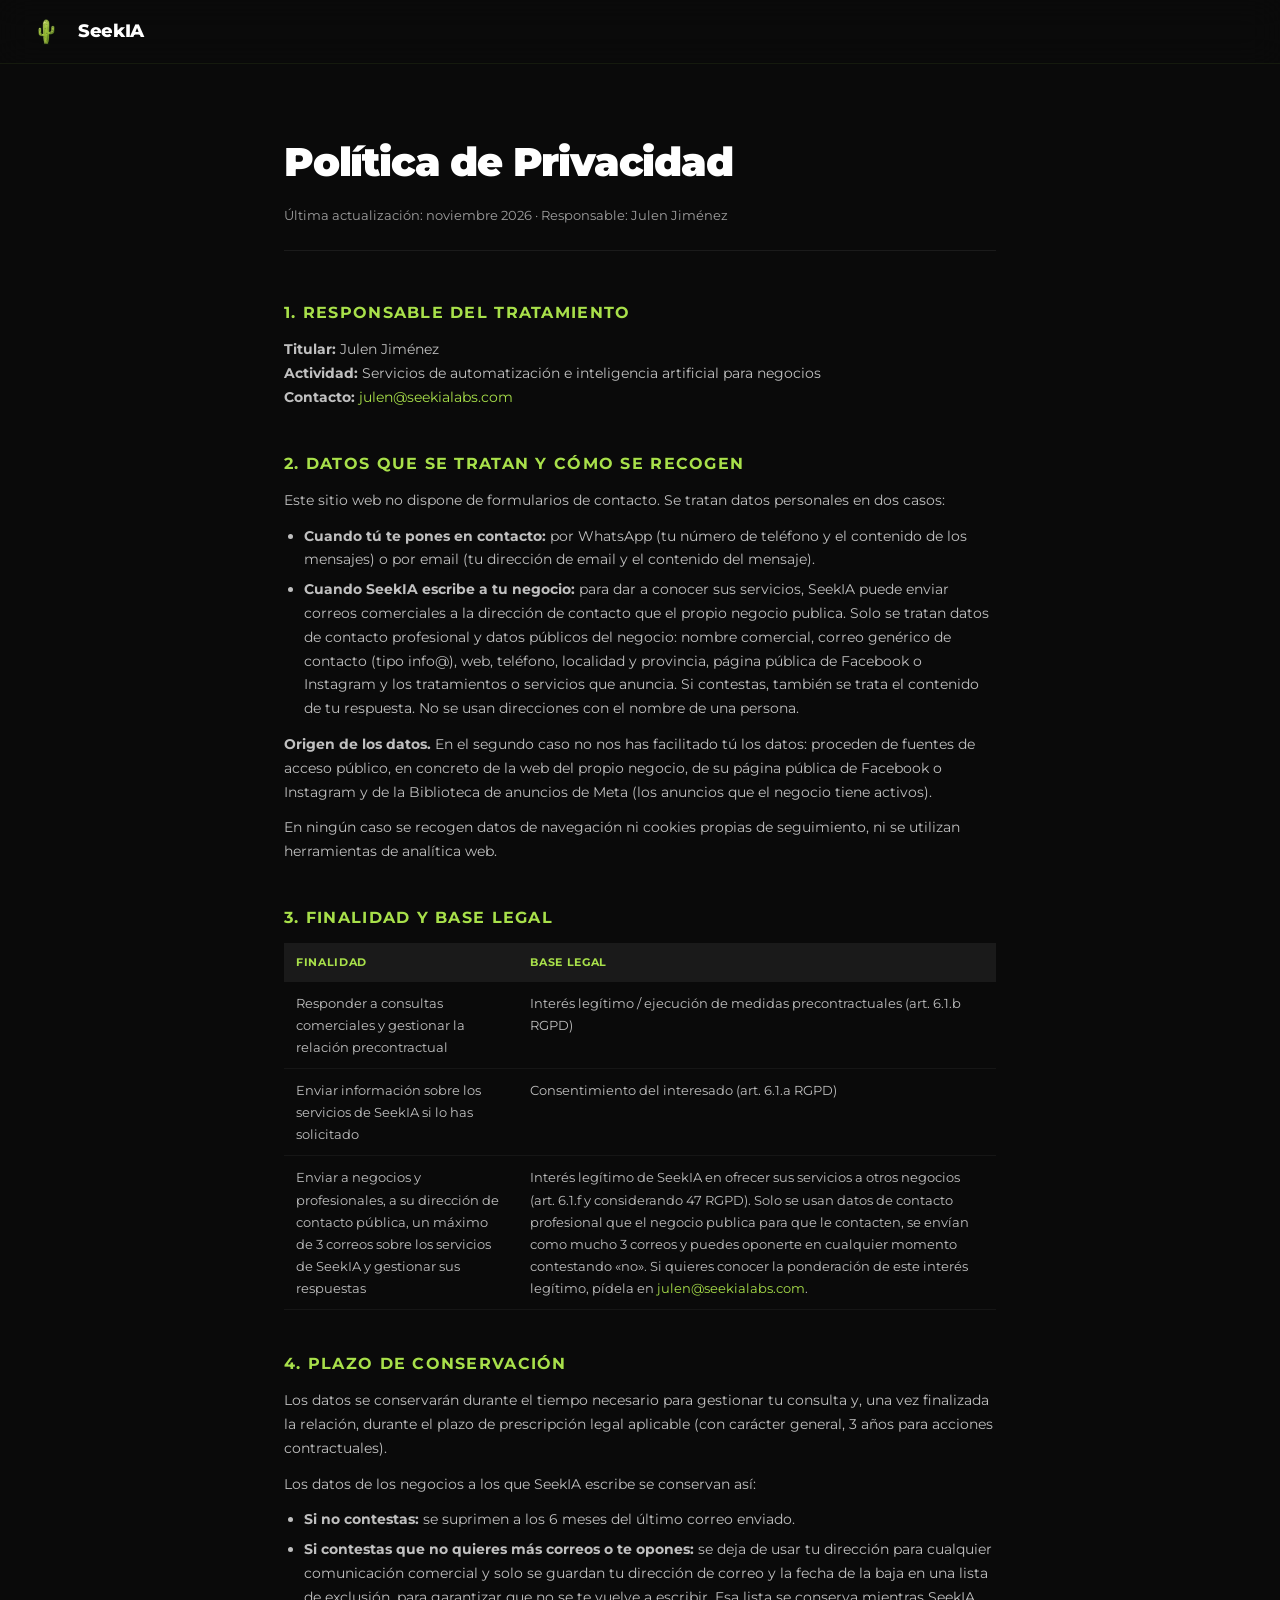
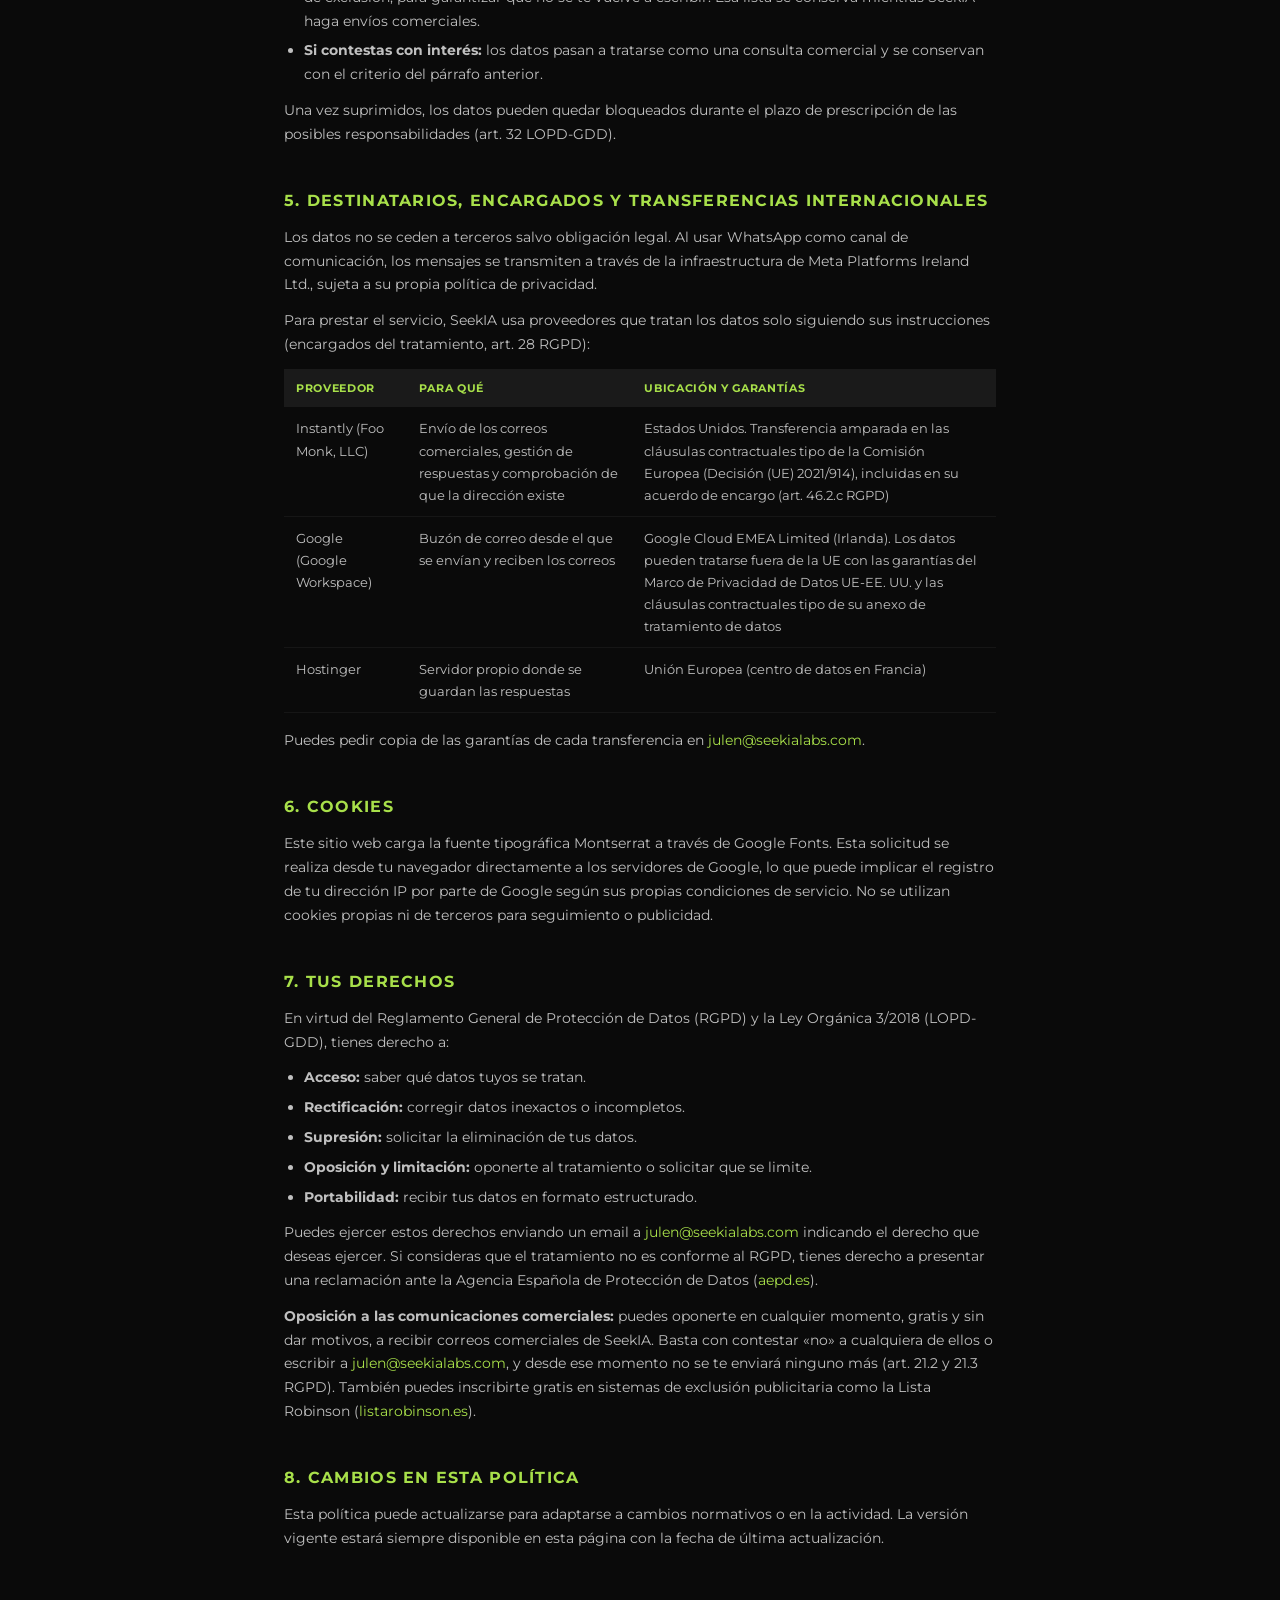
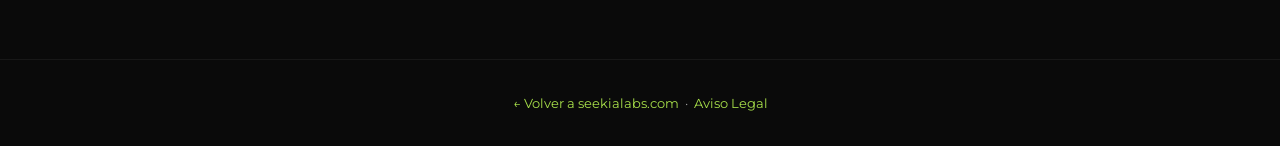
<file: privacidad.html>
<!DOCTYPE html>
<html lang="es">
<head>
  <meta charset="UTF-8" />
  <meta name="viewport" content="width=device-width, initial-scale=1.0" />
  <title>Política de Privacidad — SeekIA</title>
  <meta name="robots" content="noindex, nofollow">
  <link rel="preconnect" href="https://fonts.googleapis.com">
  <link rel="preconnect" href="https://fonts.gstatic.com" crossorigin>
  <link href="https://fonts.googleapis.com/css2?family=Montserrat:wght@400;500;600;700;800&display=swap" rel="stylesheet">
  <style>
    * { box-sizing: border-box; margin: 0; padding: 0; }
    html { scroll-behavior: smooth; }
    body { background: #0A0A0A; color: #fff; font-family: 'Montserrat', sans-serif; overflow-x: hidden; line-height: 1.7; }
    a { color: #A8E04A; text-decoration: none; }
    a:hover { text-decoration: underline; }
    nav {
      position: sticky; top: 0; z-index: 50;
      backdrop-filter: blur(16px);
      background: rgba(10,10,10,0.9);
      border-bottom: 1px solid rgba(168,224,74,0.08);
      padding: 0 24px;
      height: 64px;
      display: flex;
      align-items: center;
    }
    nav a.logo {
      display: flex; align-items: center; gap: 10px;
      font-weight: 800; font-size: 18px; letter-spacing: -0.02em; color: #fff;
      text-decoration: none;
    }
    nav a.logo:hover { text-decoration: none; }
    .container {
      max-width: 760px;
      margin: 0 auto;
      padding: 64px 24px 96px;
    }
    h1 {
      font-size: clamp(28px, 4vw, 40px);
      font-weight: 900;
      letter-spacing: -0.03em;
      margin-bottom: 8px;
    }
    .meta {
      font-size: 13px;
      color: #A0A0A0;
      margin-bottom: 48px;
      padding-bottom: 24px;
      border-bottom: 1px solid rgba(255,255,255,0.07);
    }
    h2 {
      font-size: 16px;
      font-weight: 700;
      color: #A8E04A;
      text-transform: uppercase;
      letter-spacing: 0.08em;
      margin: 40px 0 12px;
    }
    p { font-size: 14px; color: #C0C0C0; margin-bottom: 12px; }
    ul { margin: 0 0 12px 20px; }
    ul li { font-size: 14px; color: #C0C0C0; margin-bottom: 6px; }
    table {
      width: 100%;
      border-collapse: collapse;
      margin-bottom: 16px;
      font-size: 13px;
    }
    th {
      text-align: left;
      padding: 10px 12px;
      background: #1A1A1A;
      color: #A8E04A;
      font-weight: 700;
      font-size: 11px;
      text-transform: uppercase;
      letter-spacing: 0.06em;
    }
    td {
      padding: 10px 12px;
      border-bottom: 1px solid rgba(255,255,255,0.05);
      color: #C0C0C0;
      vertical-align: top;
    }
    footer {
      border-top: 1px solid rgba(255,255,255,0.06);
      padding: 32px 24px;
      text-align: center;
      font-size: 13px;
      color: #A0A0A0;
    }
  </style>
</head>
<body>

  <nav>
    <a href="/" class="logo">
      <img src="assets/Logo-trans.png" alt="SeekIA" style="height:44px; width:auto;" />
      SeekIA
    </a>
  </nav>

  <div class="container">

    <h1>Política de Privacidad</h1>
    <p class="meta">Última actualización: noviembre 2026 · Responsable: Julen Jiménez</p>

    <h2>1. Responsable del tratamiento</h2>
    <p>
      <strong>Titular:</strong> Julen Jiménez<br>
      <strong>Actividad:</strong> Servicios de automatización e inteligencia artificial para negocios<br>
      <strong>Contacto:</strong> <a href="mailto:julen@seekialabs.com">julen@seekialabs.com</a>
    </p>

    <h2>2. Datos que se tratan y cómo se recogen</h2>
    <p>Este sitio web no dispone de formularios de contacto. Se tratan datos personales en dos casos:</p>
    <ul>
      <li><strong>Cuando tú te pones en contacto:</strong> por WhatsApp (tu número de teléfono y el contenido de los mensajes) o por email (tu dirección de email y el contenido del mensaje).</li>
      <li><strong>Cuando SeekIA escribe a tu negocio:</strong> para dar a conocer sus servicios, SeekIA puede enviar correos comerciales a la dirección de contacto que el propio negocio publica. Solo se tratan datos de contacto profesional y datos públicos del negocio: nombre comercial, correo genérico de contacto (tipo info@), web, teléfono, localidad y provincia, página pública de Facebook o Instagram y los tratamientos o servicios que anuncia. Si contestas, también se trata el contenido de tu respuesta. No se usan direcciones con el nombre de una persona.</li>
    </ul>
    <p><strong>Origen de los datos.</strong> En el segundo caso no nos has facilitado tú los datos: proceden de fuentes de acceso público, en concreto de la web del propio negocio, de su página pública de Facebook o Instagram y de la Biblioteca de anuncios de Meta (los anuncios que el negocio tiene activos).</p>
    <p>En ningún caso se recogen datos de navegación ni cookies propias de seguimiento, ni se utilizan herramientas de analítica web.</p>

    <h2>3. Finalidad y base legal</h2>
    <table>
      <tr>
        <th>Finalidad</th>
        <th>Base legal</th>
      </tr>
      <tr>
        <td>Responder a consultas comerciales y gestionar la relación precontractual</td>
        <td>Interés legítimo / ejecución de medidas precontractuales (art. 6.1.b RGPD)</td>
      </tr>
      <tr>
        <td>Enviar información sobre los servicios de SeekIA si lo has solicitado</td>
        <td>Consentimiento del interesado (art. 6.1.a RGPD)</td>
      </tr>
      <tr>
        <td>Enviar a negocios y profesionales, a su dirección de contacto pública, un máximo de 3 correos sobre los servicios de SeekIA y gestionar sus respuestas</td>
        <td>Interés legítimo de SeekIA en ofrecer sus servicios a otros negocios (art. 6.1.f y considerando 47 RGPD). Solo se usan datos de contacto profesional que el negocio publica para que le contacten, se envían como mucho 3 correos y puedes oponerte en cualquier momento contestando «no». Si quieres conocer la ponderación de este interés legítimo, pídela en <a href="mailto:julen@seekialabs.com">julen@seekialabs.com</a>.</td>
      </tr>
    </table>

    <h2>4. Plazo de conservación</h2>
    <p>Los datos se conservarán durante el tiempo necesario para gestionar tu consulta y, una vez finalizada la relación, durante el plazo de prescripción legal aplicable (con carácter general, 3 años para acciones contractuales).</p>
    <p>Los datos de los negocios a los que SeekIA escribe se conservan así:</p>
    <ul>
      <li><strong>Si no contestas:</strong> se suprimen a los 6 meses del último correo enviado.</li>
      <li><strong>Si contestas que no quieres más correos o te opones:</strong> se deja de usar tu dirección para cualquier comunicación comercial y solo se guardan tu dirección de correo y la fecha de la baja en una lista de exclusión, para garantizar que no se te vuelve a escribir. Esa lista se conserva mientras SeekIA haga envíos comerciales.</li>
      <li><strong>Si contestas con interés:</strong> los datos pasan a tratarse como una consulta comercial y se conservan con el criterio del párrafo anterior.</li>
    </ul>
    <p>Una vez suprimidos, los datos pueden quedar bloqueados durante el plazo de prescripción de las posibles responsabilidades (art. 32 LOPD-GDD).</p>

    <h2>5. Destinatarios, encargados y transferencias internacionales</h2>
    <p>Los datos no se ceden a terceros salvo obligación legal. Al usar WhatsApp como canal de comunicación, los mensajes se transmiten a través de la infraestructura de Meta Platforms Ireland Ltd., sujeta a su propia política de privacidad.</p>
    <p>Para prestar el servicio, SeekIA usa proveedores que tratan los datos solo siguiendo sus instrucciones (encargados del tratamiento, art. 28 RGPD):</p>
    <table>
      <tr><th>Proveedor</th><th>Para qué</th><th>Ubicación y garantías</th></tr>
      <tr><td>Instantly (Foo Monk, LLC)</td><td>Envío de los correos comerciales, gestión de respuestas y comprobación de que la dirección existe</td><td>Estados Unidos. Transferencia amparada en las cláusulas contractuales tipo de la Comisión Europea (Decisión (UE) 2021/914), incluidas en su acuerdo de encargo (art. 46.2.c RGPD)</td></tr>
      <tr><td>Google (Google Workspace)</td><td>Buzón de correo desde el que se envían y reciben los correos</td><td>Google Cloud EMEA Limited (Irlanda). Los datos pueden tratarse fuera de la UE con las garantías del Marco de Privacidad de Datos UE-EE. UU. y las cláusulas contractuales tipo de su anexo de tratamiento de datos</td></tr>
      <tr><td>Hostinger</td><td>Servidor propio donde se guardan las respuestas</td><td>Unión Europea (centro de datos en Francia)</td></tr>
    </table>
    <p>Puedes pedir copia de las garantías de cada transferencia en <a href="mailto:julen@seekialabs.com">julen@seekialabs.com</a>.</p>

    <h2>6. Cookies</h2>
    <p>Este sitio web carga la fuente tipográfica Montserrat a través de Google Fonts. Esta solicitud se realiza desde tu navegador directamente a los servidores de Google, lo que puede implicar el registro de tu dirección IP por parte de Google según sus propias condiciones de servicio. No se utilizan cookies propias ni de terceros para seguimiento o publicidad.</p>

    <h2>7. Tus derechos</h2>
    <p>En virtud del Reglamento General de Protección de Datos (RGPD) y la Ley Orgánica 3/2018 (LOPD-GDD), tienes derecho a:</p>
    <ul>
      <li><strong>Acceso:</strong> saber qué datos tuyos se tratan.</li>
      <li><strong>Rectificación:</strong> corregir datos inexactos o incompletos.</li>
      <li><strong>Supresión:</strong> solicitar la eliminación de tus datos.</li>
      <li><strong>Oposición y limitación:</strong> oponerte al tratamiento o solicitar que se limite.</li>
      <li><strong>Portabilidad:</strong> recibir tus datos en formato estructurado.</li>
    </ul>
    <p>Puedes ejercer estos derechos enviando un email a <a href="mailto:julen@seekialabs.com">julen@seekialabs.com</a> indicando el derecho que deseas ejercer. Si consideras que el tratamiento no es conforme al RGPD, tienes derecho a presentar una reclamación ante la Agencia Española de Protección de Datos (<a href="https://www.aepd.es" target="_blank" rel="noopener">aepd.es</a>).</p>
    <p><strong>Oposición a las comunicaciones comerciales:</strong> puedes oponerte en cualquier momento, gratis y sin dar motivos, a recibir correos comerciales de SeekIA. Basta con contestar «no» a cualquiera de ellos o escribir a <a href="mailto:julen@seekialabs.com">julen@seekialabs.com</a>, y desde ese momento no se te enviará ninguno más (art. 21.2 y 21.3 RGPD). También puedes inscribirte gratis en sistemas de exclusión publicitaria como la Lista Robinson (<a href="https://www.listarobinson.es" target="_blank" rel="noopener">listarobinson.es</a>).</p>

    <h2>8. Cambios en esta política</h2>
    <p>Esta política puede actualizarse para adaptarse a cambios normativos o en la actividad. La versión vigente estará siempre disponible en esta página con la fecha de última actualización.</p>

  </div>

  <footer>
    <a href="/" style="color:#A8E04A;">← Volver a seekialabs.com</a>
    &nbsp;·&nbsp;
    <a href="/aviso-legal.html">Aviso Legal</a>
  </footer>

</body>
</html>
</file>
<file: css/v6.css>
/* SeekIA · home v6 (sin publicar).
   Reglas de la casa: página clara desde el primer píxel; el color vive dentro de las imágenes y en la luz de los botones;
   sin neón, sin halos y sin degradados de color entre secciones; ningún texto por debajo de 15 px; dos familias de letra
   (más una serif en cursiva solo para las citas de las clientas); lo que no está en pantalla no anima. */

@font-face { font-family: 'Bricolage Grotesque'; src: url('../assets/fonts/bricolage-grotesque.woff2') format('woff2'); font-weight: 400 700; font-display: swap; }   /* variable: peso y tamaño óptico; 77 KB */
@font-face { font-family: 'Instrument Serif'; src: url('../assets/fonts/instrument-serif-italic.woff2') format('woff2'); font-style: italic; font-weight: 400; font-display: swap; }

:root {
  --papel: #F5F3ED;
  --papel-2: #ECE9E0;
  --hoja: #FFFDF8;
  --tinta: #17160F;
  --tinta-2: #55544A;
  --linea: #D9D5C8;
  --noche: #060606;
  --noche-2: #151513;
  --sobre-noche: #F5F3ED;
  --sobre-noche-2: #B5B3A8;
  --lima: #A8E04A;
  --lima-hondo: #3E6008;
  --foco: #1F5FFF;

  --f-titular: 'Bricolage Grotesque', 'Helvetica Neue', Arial, sans-serif;
  --f-texto: 'Bricolage Grotesque', 'Helvetica Neue', Arial, sans-serif;
  --f-cita: 'Instrument Serif', Georgia, 'Times New Roman', serif;

  --t-h1: clamp(2.5rem, 0.9rem + 4.2vw, 4.625rem);   /* 68 px a 1280 de ancho: el titular cabe en tres líneas también en portátiles pequeños */
  --t-h2: clamp(2rem, 1.3rem + 2.9vw, 3.5rem);
  --t-h3: clamp(1.375rem, 1.2rem + 0.7vw, 1.75rem);
  --t-grande: clamp(1.125rem, 1.05rem + 0.35vw, 1.3125rem);
  --t-texto: 1.0625rem;
  --t-nota: 0.9375rem;

  --margen: clamp(20px, 4.2vw, 48px);
  --ancho: 1240px;
  --r-xl: 28px;
  --r-l: 20px;
  --r-m: 14px;
  --aire: clamp(64px, 7vw, 104px);
  --cab: 68px;

  --sale: cubic-bezier(0.16, 1, 0.3, 1);
  --suave: cubic-bezier(0.45, 0, 0.2, 1);
}

*, *::before, *::after { box-sizing: border-box; }
html { -webkit-text-size-adjust: 100%; text-size-adjust: 100%; scroll-behavior: smooth; scroll-padding-top: calc(var(--cab) + 20px); }
body {
  margin: 0; background: var(--papel); color: var(--tinta);
  font: 400 var(--t-texto)/1.5 var(--f-texto); font-optical-sizing: auto;
  -webkit-font-smoothing: antialiased; text-rendering: optimizeLegibility; overflow-x: clip;
}
h1, h2, h3, p, ul, ol, figure, blockquote { margin: 0; }
ul, ol { padding: 0; list-style: none; }
img, video, canvas, svg { display: block; max-width: 100%; }
img { height: auto; }
a { color: inherit; }
button { font: inherit; color: inherit; }
[hidden] { display: none !important; }
:focus-visible { outline: 3px solid var(--foco); outline-offset: 3px; border-radius: 6px; }
.solo-lector { position: absolute; width: 1px; height: 1px; overflow: hidden; clip-path: inset(50%); white-space: nowrap; }
.salto { position: absolute; left: 16px; top: -80px; z-index: 100; padding: 12px 18px; border-radius: 999px; background: var(--tinta); color: #fff; text-decoration: none; }
.salto:focus { top: 12px; }

.wrap { width: min(100% - 2 * var(--margen), var(--ancho)); margin-inline: auto; }
/* ritmo vertical: cada sección solo abre aire por arriba; así entre dos bloques hay siempre la misma distancia */
.seccion { padding-top: var(--aire); }
main > section:last-child { padding-bottom: calc(var(--aire) * 0.6); }

h1, h2, h3 { font-family: var(--f-titular); font-weight: 580; letter-spacing: -0.03em; line-height: 1.02; text-wrap: balance; }
h1 { font-size: var(--t-h1); line-height: 0.98; letter-spacing: -0.035em; }
h2 { font-size: var(--t-h2); }
h3 { font-size: var(--t-h3); line-height: 1.12; letter-spacing: -0.025em; }
.entrada { font-size: var(--t-grande); line-height: 1.45; color: var(--tinta-2); max-width: 44ch; text-wrap: pretty; }
.rotulo { display: inline-flex; align-items: center; gap: 9px; font-size: var(--t-nota); font-weight: 600; letter-spacing: 0.01em; color: var(--tinta-2); }
.rotulo::before { content: ''; width: 8px; height: 8px; border-radius: 50%; background: var(--lima); box-shadow: 0 0 0 1px var(--lima-hondo) inset; }
.num { font-variant-numeric: tabular-nums lining-nums; }
/* el subrayado de marca: un trazo lima debajo de las palabras clave (el lima no se usa como color de letra sobre papel) */
.marca { white-space: nowrap; background: linear-gradient(transparent 62%, var(--lima) 62% 94%, transparent 94%); padding-inline: 0.06em; margin-inline: -0.06em; border-radius: 2px; -webkit-box-decoration-break: clone; box-decoration-break: clone; }

.cab-seccion { display: grid; gap: 16px; margin-bottom: clamp(28px, 3.4vw, 44px); max-width: 880px; }
.cab-seccion--pala { max-width: none; grid-template-columns: minmax(0, 1fr) auto; align-items: end; gap: 24px; }
.cab-seccion--pala > div { display: grid; gap: 16px; max-width: 880px; }
.cab-seccion--pala > img { width: clamp(84px, 11vw, 150px); margin: 0 clamp(0px, 3vw, 44px) -6px 0; }
@media (max-width: 760px) { .cab-seccion--pala { grid-template-columns: 1fr; } .cab-seccion--pala > img { display: none; } }   /* en móvil el titular necesita todo el ancho */
.cab-seccion--centro { margin-inline: auto; text-align: center; justify-items: center; }

/* ============ BOTÓN: una píldora de tinta. Al acercarse, le amanece una luz lima por dentro, desde abajo (sin halo fuera) ============ */
.boton {
  position: relative; isolation: isolate; overflow: hidden; display: inline-flex; align-items: center; justify-content: center; gap: 10px;
  min-height: 54px; padding: 0 26px 0 22px; border: 0; border-radius: 999px; cursor: pointer;
  background: var(--tinta); color: #fff; font: 600 1.0625rem/1 var(--f-texto); letter-spacing: -0.005em; text-decoration: none; white-space: nowrap;
  transition: transform 0.18s var(--sale);
  -webkit-tap-highlight-color: transparent;
}
.boton::before {   /* la luz */
  content: ''; position: absolute; z-index: -1; inset: 0;
  background: radial-gradient(72% 130% at 50% 132%, rgba(168, 224, 74, 0.95) 0%, rgba(168, 224, 74, 0.4) 36%, rgba(168, 224, 74, 0) 70%);
  opacity: 0; transition: opacity 0.35s var(--suave);
}
.boton svg { flex: none; width: 21px; height: 21px; color: var(--lima); }
@media (hover: hover) { .boton:hover::before { opacity: 1; } }
.boton:active::before, .boton:focus-visible::before { opacity: 1; }
.boton:active { transform: scale(0.975); }
.boton:focus-visible { outline-offset: 4px; border-radius: 999px; }
.boton--sobre-noche { background: var(--lima); color: var(--tinta); }
.boton--sobre-noche::before { background: radial-gradient(72% 130% at 50% 122%, rgba(255, 255, 255, 0.95) 0%, rgba(255, 255, 255, 0.45) 36%, rgba(255, 255, 255, 0) 70%); }
.boton--sobre-noche svg { color: var(--tinta); }
.boton--chico { min-height: 44px; padding: 1px 18px 0; font-size: 1rem; }
.boton--chico svg { width: 18px; height: 18px; }
.enlace { display: inline-flex; align-items: center; gap: 8px; min-height: 44px; font-weight: 600; text-decoration: none; border-bottom: 0; }
.enlace span { border-bottom: 1.5px solid currentColor; padding-bottom: 2px; }
.enlace svg { width: 18px; height: 18px; transition: transform 0.3s var(--sale); }
@media (hover: hover) { .enlace:hover svg { transform: translateY(3px); } }

/* ============ CABECERA ============ */
.cab { position: fixed; z-index: 60; inset: 0 0 auto; height: var(--cab); background: var(--papel); border-bottom: 1px solid transparent; transition: border-color 0.3s; }
.cab.is-bajada { border-bottom-color: var(--linea); }
.cab .wrap { height: 100%; display: flex; align-items: center; justify-content: space-between; gap: 20px; }
.logo { flex: none; display: inline-flex; align-items: center; gap: 9px; text-decoration: none; font: 700 1.375rem/1 var(--f-titular); letter-spacing: -0.04em; }
.logo img { flex: none; width: 23px; height: auto; }
.cab__nav { display: flex; align-items: center; gap: 4px; }
.cab__nav a:not(.boton) { display: inline-flex; align-items: center; min-height: 44px; padding: 0 14px; border-radius: 999px; text-decoration: none; font-weight: 500; font-size: 1rem; color: var(--tinta-2); transition: background-color 0.2s, color 0.2s; }
@media (hover: hover) { .cab__nav a:not(.boton):hover { background: var(--papel-2); color: var(--tinta); } }
.cab__nav .boton { margin-left: 10px; }
@media (max-width: 760px) { .cab__nav a:not(.boton) { display: none; } .cab__nav .boton { margin-left: 0; } }
@media (max-width: 760px) { .cab .wrap { gap: 12px; } .cab .boton--chico { padding: 0 15px 0 13px; font-size: 0.9375rem; gap: 7px; } }
@media (max-width: 372px) { .cab .solo-ancho { display: none; } }
/* pantallas muy estrechas: los botones pueden partir en dos líneas antes que cortarse */
@media (max-width: 372px) { .boton:not(.boton--chico) { white-space: normal; text-align: center; line-height: 1.15; padding: 12px 20px; } }

/* ============ PORTADA ============ */
.portada { padding-top: calc(var(--cab) + clamp(32px, 4.4vw, 60px)); padding-bottom: clamp(28px, 3.4vw, 44px); }
.portada__rejilla { display: grid; grid-template-columns: minmax(0, 1.5fr) minmax(280px, 0.72fr); gap: clamp(32px, 5vw, 80px); align-items: center; }
.portada h1 { max-width: 19ch; margin-top: 16px; }
.portada .entrada { margin-top: 22px; max-width: 46ch; }
.portada__accion { display: flex; flex-wrap: wrap; align-items: center; gap: 12px 26px; margin-top: 28px; }
.portada__promesa { display: flex; align-items: center; gap: 12px; margin-top: 22px; font-size: var(--t-texto); font-weight: 500; max-width: 36ch; line-height: 1.35; }
.portada__promesa img { flex: none; width: 46px; height: 46px; border-radius: 50%; object-fit: cover; }
/* la prueba, a la vista desde el primer segundo */
.prueba { display: grid; gap: 0; border-top: 1px solid var(--linea); }
.prueba li { display: grid; grid-template-columns: 34px auto minmax(0, 1fr); align-items: center; gap: 3px 14px; padding: 16px 0; border-bottom: 1px solid var(--linea); }
.prueba img { grid-column: 1; grid-row: 1 / span 2; width: 34px; }   /* la pala del centro: el mismo color que su tarjeta de más abajo */
.prueba b { grid-column: 2; grid-row: 1 / span 2; min-width: 1.3em; font: 600 clamp(2.5rem, 2rem + 1.6vw, 3.25rem)/0.9 var(--f-titular); letter-spacing: -0.03em; }
.prueba span { grid-column: 3; font-weight: 600; line-height: 1.25; }
.prueba small { grid-column: 3; font-size: var(--t-nota); color: var(--tinta-2); line-height: 1.3; }
.prueba__titulo { margin-bottom: 14px; }
@media (max-width: 900px) {
  .portada__rejilla { grid-template-columns: 1fr; align-items: start; }
  .portada h1 { max-width: none; }
}

/* ============ LA VENTANA A LA NOCHE: el cactus florece y la conversación se resuelve con el scroll ============ */
.ventana-carril { position: relative; }
.ventana-carril > .wrap { height: 100%; }
.ventana {
  position: relative; overflow: hidden; isolation: isolate; border-radius: var(--r-xl); background: var(--noche); color: var(--sobre-noche);
  min-height: clamp(480px, calc(100svh - var(--cab) - 40px), 720px);
  display: grid; grid-template-columns: minmax(0, 0.95fr) minmax(0, 1.05fr);
}
html.con-mov .ventana-carril { height: calc(clamp(480px, calc(100svh - var(--cab) - 40px), 720px) + 75svh); }   /* la ventana se queda fija 75 svh: lo justo para leer la conversación */
html.con-mov .ventana { position: sticky; top: calc(var(--cab) + 20px); }
.ventana__escena { position: absolute; inset: 0 0 0 auto; width: 74%; }
.ventana__escena canvas, .ventana__escena img { position: absolute; inset: 0; width: 100%; height: 100%; }
.ventana__escena img { object-fit: cover; object-position: 72% 50%; }
.ventana__escena.is-gl img { visibility: hidden; }
.ventana__escena img, .cierre__escena img {
  -webkit-mask-image: linear-gradient(90deg, transparent 0, #000 34%, #000 94%, transparent 100%), linear-gradient(180deg, transparent 0, #000 9%, #000 84%, transparent 100%);
  -webkit-mask-composite: source-in;
  mask-image: linear-gradient(90deg, transparent 0, #000 34%, #000 94%, transparent 100%), linear-gradient(180deg, transparent 0, #000 9%, #000 84%, transparent 100%);
  mask-composite: intersect;
}
html.con-mov .ventana__escena:not(.sin-gl) img, html.con-mov .cierre__escena:not(.sin-gl) img { opacity: 0; }   /* con JS, la foto solo sale si el lienzo no llega (clase sin-gl) */
.ventana__escena:not(.is-gl) canvas { display: none; }
.ventana__texto { position: relative; z-index: 1; display: flex; flex-direction: column; justify-content: space-between; gap: 24px; padding: clamp(24px, 3.4vw, 48px); min-width: 0; }
.ventana__reloj { display: flex; align-items: baseline; gap: 14px; font-weight: 500; color: var(--sobre-noche-2); }
.ventana__reloj b { font: 600 clamp(2.75rem, 2rem + 2.6vw, 4.25rem)/1 var(--f-titular); letter-spacing: -0.05em; color: var(--sobre-noche); font-variant-numeric: tabular-nums; }
.ventana__lema { position: relative; min-height: 2.2em; font: 600 var(--t-h3)/1.12 var(--f-titular); letter-spacing: -0.03em; max-width: 17ch; }
.ventana__lema span { display: block; transition: opacity 0.5s var(--suave), transform 0.6s var(--sale); }
.ventana__lema span + span { position: absolute; inset: 0 auto auto 0; opacity: 0; transform: translateY(10px); }
.ventana__lema span:last-child { color: var(--lima); }
/* tres tiempos: sin asistente (noche) · contesta (noche) · cita puesta (mañana) */
.ventana.hay-respuesta .ventana__lema span:first-child { opacity: 0; transform: translateY(-10px); }
.ventana.hay-respuesta:not(.es-manana) .ventana__lema span:nth-child(2) { opacity: 1; transform: none; }
.ventana.es-manana .ventana__lema span:last-child { opacity: 1; transform: none; }

/* la conversación (vista desde el centro: la clienta a la izquierda, el asistente a la derecha) */
.charla { display: grid; gap: 10px; align-content: end; max-width: 430px; }
.charla > * { transition: opacity 0.45s var(--suave), transform 0.55s var(--sale); }
html.con-mov .charla .paso { opacity: 0; transform: translateY(14px) scale(0.98); transform-origin: 100% 100%; }
html.con-mov .charla .paso.ella { transform-origin: 0 100%; }
html.con-mov .charla .paso.es-visto { opacity: 1; transform: none; }
.globo { justify-self: start; max-width: 88%; padding: 11px 15px 12px; border-radius: 18px 18px 18px 6px; background: #242422; color: var(--sobre-noche); font-size: 1.0625rem; line-height: 1.35; }
.globo--asistente { justify-self: end; border-radius: 18px 18px 6px 18px; background: var(--lima); color: var(--tinta); font-weight: 500; }
.charla__estado { justify-self: start; margin-top: -4px; font-size: var(--t-nota); color: #E08B7E; transition: opacity 0.3s; }
.charla.contesta .charla__estado { opacity: 0; }
.charla__cita { justify-self: end; display: inline-flex; align-items: center; gap: 8px; padding: 10px 16px; border-radius: 999px; border: 1.5px solid var(--lima); color: var(--lima); font-weight: 600; font-size: 1rem; }
.charla__cita svg { width: 18px; height: 18px; }
@media (max-width: 900px) and (max-height: 760px) {
  .ventana__escena { height: 36% !important; }
  .ventana__reloj b { font-size: 2.5rem; }
  .charla .globo, .charla__cita { font-size: 0.9375rem; padding: 7px 12px 8px; }
  .ventana__lema { font-size: 1.125rem !important; }
}
@media (max-width: 900px) {
  .ventana { grid-template-columns: 1fr; min-height: clamp(560px, calc(100svh - var(--cab) - 28px), 760px); border-radius: var(--r-l); }
  html.con-mov .ventana-carril { height: calc(clamp(560px, calc(100svh - var(--cab) - 28px), 760px) + 90svh); }   /* en móvil un golpe de dedo recorre mucho: más carril para que dé tiempo a ver la respuesta */
  html.con-mov .ventana { top: calc(var(--cab) + 14px); }
  .ventana__escena { inset: auto 0 0; width: 100%; height: 52%; }
  .ventana__escena img { object-position: 74% 60%; }
  .ventana__texto { justify-content: flex-start; gap: 16px; padding: 22px 20px; }
  /* en móvil el lema baja al pie de la ventana, sobre la tierra, con un velo negro detrás para que se lea */
  .ventana__lema { position: absolute; z-index: 1; left: 20px; right: 20px; bottom: 20px; min-height: 0; font-size: 1.3125rem; max-width: none; }
  .ventana__lema span + span { inset: auto 0 0 0; }
  .ventana__texto::after { content: ''; position: absolute; z-index: 0; inset: auto 0 0; height: 150px; background: linear-gradient(rgba(6, 6, 6, 0), rgba(6, 6, 6, 0.94) 62%); pointer-events: none; }
  .globo { font-size: 1rem; padding: 9px 13px 10px; }
  .charla { gap: 8px; }
}
/* pantallas bajas (móvil apaisado, iPhone SE): sin fijado; la ventana pasa como un bloque más, ya resuelta. Va DESPUÉS del bloque de móvil para ganarle */
@media (max-width: 900px) and (max-height: 640px) {
  html.con-mov .ventana-carril { height: auto; }
  html.con-mov .ventana { position: relative; top: auto; }
}
@media (max-width: 372px) { .ventana__escena { height: 40% !important; } }

/* ============ CASOS ============ */
.casos__rejilla { display: grid; grid-template-columns: repeat(3, minmax(0, 1fr)); gap: 20px; }
.caso { position: relative; display: flex; flex-direction: column; gap: 22px; padding: clamp(22px, 2.3vw, 32px); border-radius: var(--r-xl); background: var(--hoja); border: 1px solid var(--linea); overflow: hidden; min-width: 0; }
.caso__arriba { position: relative; display: grid; grid-template-columns: minmax(0, 1fr) 128px; grid-template-rows: minmax(0, 1fr) auto; gap: 14px 12px; min-height: 156px; }   /* alto fijo: las tres tarjetas arrancan su cifra a la misma altura */
.caso__pala { grid-column: 2; grid-row: 1; align-self: start; justify-self: end; margin: -6px -6px 0 0; pointer-events: none; }
.caso__pala img { width: auto; height: 118px; max-width: none; }   /* todas a la misma altura: la piedra cabe entera sobre la línea del lugar */
.caso__marca { grid-column: 1; align-self: start; min-width: 0; display: flex; align-items: center; min-height: 64px; }
.caso__marca img { width: auto; height: var(--alto, 56px); max-width: 100%; object-fit: contain; object-position: left center; }
.caso__marca--texto { font: 600 1.5rem/1.02 var(--f-titular); letter-spacing: -0.035em; }
.caso__donde { grid-column: 1 / -1; align-self: end; font-size: var(--t-nota); font-weight: 500; color: var(--tinta-2); line-height: 1.3; }
.caso__cifra { display: grid; gap: 4px; }
.caso__cifra b { font: 600 clamp(4.5rem, 3.4rem + 3.4vw, 6.5rem)/0.82 var(--f-titular); letter-spacing: -0.035em; font-variant-numeric: lining-nums; }
.caso__cifra span { font-size: var(--t-grande); font-weight: 600; line-height: 1.2; letter-spacing: -0.015em; }
.caso__cita { padding-top: 20px; border-top: 1px solid var(--linea); }
.caso__cita blockquote { font: italic 400 1.4375rem/1.24 var(--f-cita); letter-spacing: -0.005em; text-wrap: pretty; }
.caso__cita--hecho { font-size: var(--t-grande); font-weight: 500; line-height: 1.35; letter-spacing: -0.01em; text-wrap: pretty; }
.caso__cita figcaption { margin-top: 12px; font-size: var(--t-nota); font-weight: 600; color: var(--tinta-2); }
.caso__datos { display: grid; grid-template-columns: 1fr 1fr; gap: 14px; margin-top: auto; padding-top: 20px; border-top: 1px solid var(--linea); }
.caso__datos li { display: grid; gap: 2px; }
.caso__datos b { font: 600 1.75rem/1 var(--f-titular); letter-spacing: -0.04em; font-variant-numeric: tabular-nums; }
.caso__datos span { font-size: var(--t-nota); color: var(--tinta-2); line-height: 1.3; }
.casos__pie { display: flex; flex-wrap: wrap; align-items: center; justify-content: space-between; gap: 20px 32px; margin-top: 28px; padding: clamp(22px, 2.6vw, 34px); border-radius: var(--r-xl); background: var(--papel-2); }
.casos__pie p { font: 600 var(--t-h3)/1.15 var(--f-titular); letter-spacing: -0.03em; }
/* las cuatro franjas de cada tarjeta (marca, cifra, frase, datos) comparten filas con las tarjetas vecinas: todo queda a la par */
@supports (grid-template-rows: subgrid) {
  .caso { display: grid; grid-template-rows: subgrid; grid-row: span 4; row-gap: 22px; }
  .caso__datos { margin-top: 0; align-self: start; }
}
@media (max-width: 1020px) { .casos__rejilla { grid-template-columns: 1fr; } .caso__arriba { min-height: 150px; } }

/* ============ DEMO: el chat real + su agenda ============ */
.demo { background: var(--papel-2); border-radius: var(--r-xl); padding: clamp(20px, 3vw, 44px); }
.demo__rejilla { display: grid; grid-template-columns: minmax(0, 400px) minmax(0, 1fr); gap: clamp(16px, 2.4vw, 32px); align-items: stretch; }
.movil { display: flex; flex-direction: column; height: 560px; border-radius: var(--r-l); background: var(--hoja); border: 1px solid var(--linea); overflow: hidden; min-width: 0; }
.movil__cab { display: flex; align-items: center; gap: 12px; padding: 14px 16px; border-bottom: 1px solid var(--linea); }
.movil__avatar { flex: none; display: grid; place-items: center; width: 42px; height: 42px; border-radius: 50%; background: var(--tinta); color: var(--lima); font: 700 1.125rem/1 var(--f-titular); }
.movil__quien { flex: 1; min-width: 0; }
.movil__nombre { font-weight: 600; line-height: 1.2; }
.movil__estado { font-size: var(--t-nota); color: var(--tinta-2); line-height: 1.3; }
.movil__estado[data-estado="linea"]::before, .movil__estado[data-estado="escribiendo"]::before, .movil__estado[data-estado="cita"]::before { content: ''; display: inline-block; width: 8px; height: 8px; margin-right: 7px; border-radius: 50%; background: #3FA34D; }
.movil__estado[data-estado="cita"] { color: var(--lima-hondo); font-weight: 600; }
.movil__estado[data-estado="error"] { color: #B3261E; }
.movil__demo { flex: none; padding: 6px 12px; border-radius: 999px; background: var(--papel-2); font-size: var(--t-nota); font-weight: 600; color: var(--tinta-2); }
.movil__msgs { flex: 1; min-height: 0; overflow-y: auto; overscroll-behavior: contain; display: flex; flex-direction: column; gap: 9px; padding: 16px; background: var(--papel); scrollbar-width: thin; }
.burbuja { align-self: flex-start; max-width: 86%; padding: 10px 14px 9px; border-radius: 18px 18px 18px 6px; background: #DDF3B4; border: 1px solid #C6E596; font-size: 1.0625rem; line-height: 1.38; overflow-wrap: anywhere; animation: entra-globo 0.42s var(--sale) both; }
.burbuja--yo { align-self: flex-end; border-radius: 18px 18px 6px 18px; background: var(--hoja); border-color: var(--linea); }
.burbuja--error { align-self: stretch; max-width: none; background: #FBEAE7; border-color: #EFC4BD; font-size: 1rem; }
.burbuja__hora { display: none; }
.escribiendo { align-self: flex-start; display: inline-flex; gap: 5px; padding: 14px 16px; border-radius: 18px 18px 18px 6px; background: var(--hoja); border: 1px solid var(--linea); }
.escribiendo i { width: 7px; height: 7px; border-radius: 50%; background: var(--tinta-2); animation: punto 1s ease-in-out infinite; }
.escribiendo i:nth-child(2) { animation-delay: 0.15s; } .escribiendo i:nth-child(3) { animation-delay: 0.3s; }
.cita-chip { align-self: center; display: inline-flex; align-items: center; gap: 8px; margin-block: 4px; padding: 9px 16px; border-radius: 999px; background: var(--tinta); color: #fff; font-weight: 600; font-size: 1rem; animation: entra-globo 0.5s var(--sale) both; }
.cita-chip svg { width: 18px; height: 18px; color: var(--lima); }
.movil__chips { display: flex; flex-wrap: wrap; gap: 8px; padding: 12px 16px 4px; background: var(--hoja); border-top: 1px solid var(--linea); }
.chip { flex: 1 1 auto; min-height: 44px; padding: 1px 15px 0; border-radius: 999px; border: 1.5px solid var(--tinta); background: transparent; font-weight: 600; font-size: 1rem; cursor: pointer; transition: background-color 0.2s, color 0.2s, opacity 0.2s; }
@media (hover: hover) { .chip:hover:not(:disabled) { background: var(--tinta); color: #fff; } }
.chip:disabled { opacity: 0.35; cursor: default; }
.movil__form { display: flex; align-items: flex-end; gap: 10px; padding: 10px 16px 16px; background: var(--hoja); }
.movil__form textarea { flex: 1; min-height: 48px; max-height: 104px; resize: none; padding: 12px 16px; border-radius: 24px; border: 1.5px solid var(--linea); background: var(--papel); font: inherit; font-size: 1.0625rem; line-height: 1.3; color: var(--tinta); }
.movil__form textarea::placeholder { color: #5E5D53; }
.movil__form textarea:focus-visible { outline: 3px solid var(--foco); outline-offset: 1px; border-radius: 24px; }
.movil__enviar { flex: none; display: grid; place-items: center; width: 48px; height: 48px; border: 0; border-radius: 50%; background: var(--tinta); color: var(--lima); cursor: pointer; transition: opacity 0.2s, transform 0.18s var(--sale); }
.movil__enviar svg { width: 22px; height: 22px; }
.movil__enviar:disabled { background: var(--linea); color: var(--tinta-2); cursor: default; }
.movil__enviar:not(:disabled):active { transform: scale(0.94); }

.semana:empty { display: none; }
.semana { --fila: 20px; display: flex; flex-direction: column; min-width: 0; height: 560px; padding: 18px 18px 14px; border-radius: var(--r-l); background: var(--hoja); border: 1px solid var(--linea); }
.semana__cab { display: flex; flex-wrap: wrap; align-items: baseline; justify-content: space-between; gap: 6px 20px; margin-bottom: 12px; }
.semana__titulo { font-weight: 600; }
.semana__ley { display: none; }   /* la leyenda solo explicaba cómo leer la agenda: sobra */
.ley { display: inline-flex; align-items: center; gap: 7px; }
.ley::before { content: ''; width: 11px; height: 11px; border-radius: 3px; }
.ley--ofrecido::before { border: 1.5px dashed var(--tinta); }
.ley--cita::before { background: var(--lima); box-shadow: 0 0 0 1px var(--lima-hondo) inset; }
.semana__vista { flex: 1; min-height: 0; display: grid; grid-template-columns: 46px minmax(0, 1fr); overflow-y: auto; scrollbar-width: thin; }
.semana__horas { display: grid; grid-template-rows: 32px repeat(var(--filas), var(--fila)); font-size: 0.875rem; color: var(--tinta-2); font-variant-numeric: tabular-nums; }
.semana__horas span { transform: translateY(-9px); }
.semana__dias { display: grid; grid-auto-flow: column; grid-auto-columns: minmax(0, 1fr); overflow-x: auto; scroll-snap-type: x mandatory; scrollbar-width: none; }
.semana__dias::-webkit-scrollbar { display: none; }
.semana__col { scroll-snap-align: start; min-width: 0; border-left: 1px solid var(--linea); }
.semana__dia { height: 32px; text-align: center; white-space: nowrap; font-size: 0.9375rem; color: var(--tinta-2); font-variant-numeric: tabular-nums; }
.semana__dia b { font-weight: 600; }
.semana__col.is-hoy .semana__dia { color: var(--tinta); }
.semana__celdas { position: relative; display: grid; grid-template-rows: repeat(var(--filas), var(--fila)); background-image: repeating-linear-gradient(to bottom, var(--linea) 0 1px, transparent 1px calc(var(--fila) * 2)); }
.semana__pasado { grid-column: 1; background: rgba(23, 22, 15, 0.045); }
.semana__b { grid-column: 1; position: relative; z-index: 1; margin: 1px 3px; padding: 0 7px; border-radius: 7px; font-size: 0.875rem; font-weight: 700; line-height: calc(var(--fila) * 2 - 2px); white-space: nowrap; overflow: hidden; font-variant-numeric: tabular-nums; }
.semana__b--ofrecido { background: var(--hoja); outline: 1.5px dashed var(--tinta); outline-offset: -1.5px; animation: entra-globo 0.4s var(--sale) both, late 1.2s ease-in-out 0.4s infinite; }
.semana__b--cita { background: var(--lima); color: var(--tinta); box-shadow: 0 0 0 1px var(--lima-hondo) inset; animation: cae 0.85s var(--sale) both; }
.semana__b--sale { animation: none; opacity: 0; transition: opacity 0.3s; }
.semana__fuera { margin-top: 10px; font-weight: 600; color: var(--lima-hondo); }
.demo__pie { display: flex; flex-wrap: wrap; align-items: center; justify-content: space-between; gap: 18px 32px; margin-top: clamp(18px, 2.4vw, 30px); }
.demo__pie p { font: 600 var(--t-h3)/1.15 var(--f-titular); letter-spacing: -0.03em; }
@media (max-width: 900px) {
  .demo { padding: 14px; border-radius: var(--r-l); margin-inline: calc(var(--margen) * -0.5); }
  .demo__rejilla { grid-template-columns: 1fr; }
  .movil { height: min(540px, 74svh); }
  .semana { height: 330px; }
  .semana__dias { grid-auto-columns: calc(100% / 3); }
  .demo__pie { padding: 6px 6px 10px; }
}
@keyframes entra-globo { from { opacity: 0; transform: translateY(10px) scale(0.97); } }
@keyframes punto { 0%, 60%, 100% { opacity: 0.3; transform: none; } 30% { opacity: 1; transform: translateY(-3px); } }
@keyframes late { 50% { opacity: 0.55; } }
@keyframes cae { 0% { opacity: 0; transform: translateY(-46px) scale(0.96); } 60% { opacity: 1; transform: translateY(3px); } 100% { transform: none; } }

/* ============ VOZ Y REACTIVACIÓN ============ */
.mas__rejilla { display: grid; grid-template-columns: repeat(2, minmax(0, 1fr)); gap: 20px; }
.mas { position: relative; display: flex; flex-direction: column; gap: 18px; padding: clamp(24px, 3vw, 40px); border-radius: var(--r-xl); background: var(--hoja); border: 1px solid var(--linea); overflow: hidden; min-width: 0; }
.mas__pala { position: absolute; right: clamp(16px, 2.2vw, 30px); top: clamp(16px, 2.2vw, 30px); width: clamp(104px, 11vw, 144px); pointer-events: none; }
.mas h3 { position: relative; font-size: clamp(1.625rem, 1.3rem + 1.3vw, 2.25rem); line-height: 1.05; letter-spacing: -0.035em; max-width: 14ch; padding-top: 0; margin: 40px clamp(112px, 12vw, 160px) 8px 0; }
.mas > p { position: relative; color: var(--tinta-2); max-width: 36ch; font-size: var(--t-grande); line-height: 1.4; }
/* la llamada */
.llamada { display: grid; gap: 14px; margin-top: auto; padding-top: 6px; }
.llamada__fila { display: flex; flex-wrap: wrap; align-items: center; gap: 14px 18px; }
.llamada__onda { flex: 1; min-width: 120px; height: 44px; display: flex; align-items: center; gap: 3px; }
.llamada__onda span { flex: 1; max-width: 5px; height: calc(var(--h, 0.05) * 100%); min-height: 3px; border-radius: 3px; background: var(--tinta); transition: height 0.09s linear; }
.llamada[data-estado="conectando"] .llamada__onda span { animation: late 0.9s ease-in-out infinite; animation-delay: calc(var(--i) * 30ms); }
.llamada__estado { font-weight: 600; }
.llamada__tiempo { font-variant-numeric: tabular-nums; color: var(--tinta-2); }
.llamada__trans { display: grid; gap: 8px; max-height: 190px; overflow-y: auto; overscroll-behavior: contain; scrollbar-width: thin; }
.llamada[data-estado="reposo"] .llamada__trans, .llamada[data-estado="reposo"] .llamada__tiempo, .llamada[data-estado="reposo"] .llamada__onda { display: none; }
.llamada__vacio { color: var(--tinta-2); }
.linea-voz { display: grid; gap: 2px; padding: 10px 14px; border-radius: var(--r-m); background: var(--papel); }
.linea-voz--bot { background: #DDF3B4; }
.linea-voz__quien { font-size: var(--t-nota); font-weight: 600; color: var(--tinta-2); }
.linea-voz__vivo { color: var(--tinta-2); }
.ticket { display: inline-flex; flex-wrap: wrap; gap: 4px 10px; align-items: baseline; padding: 12px 16px; border-radius: var(--r-m); background: var(--tinta); color: #fff; }
.ticket__et { font-weight: 600; color: var(--lima); }
/* la reactivación: un mensaje, una respuesta y una cuenta */
.reac__charla { position: relative; display: grid; gap: 8px; }
.reac__charla .globo { background: #DDF3B4; color: var(--tinta); border: 1px solid #C6E596; justify-self: end; border-radius: 18px 18px 6px 18px; font-size: 1.0625rem; }
.reac__charla .globo--ella { justify-self: start; border-radius: 18px 18px 18px 6px; background: var(--papel); border-color: var(--linea); }
.mas__dato { margin-top: auto; display: flex; flex-wrap: wrap; align-items: center; gap: 6px 18px; padding-top: 18px; border-top: 1px solid var(--linea); }
.mas__dato b { font: 600 clamp(3rem, 2.4rem + 2.2vw, 4.25rem)/0.85 var(--f-titular); letter-spacing: -0.035em; }
.mas__dato span { font-weight: 600; line-height: 1.3; }
.reac__cuenta { margin-top: auto; display: grid; gap: 14px; padding-top: 18px; border-top: 1px solid var(--linea); }
.reac__campo { display: grid; gap: 8px; }
.reac__campo label { display: flex; justify-content: space-between; gap: 16px; font-weight: 500; }
.reac__campo output { font-weight: 700; font-variant-numeric: tabular-nums; }
.reac__campo input[type="range"] { -webkit-appearance: none; appearance: none; width: 100%; height: 44px; margin: -8px 0; background: transparent; cursor: pointer; }
.reac__campo input[type="range"]::-webkit-slider-runnable-track { height: 6px; border-radius: 3px; background: linear-gradient(90deg, var(--tinta) var(--p, 30%), var(--linea) var(--p, 30%)); }
.reac__campo input[type="range"]::-moz-range-track { height: 6px; border-radius: 3px; background: var(--linea); }
.reac__campo input[type="range"]::-moz-range-progress { height: 6px; border-radius: 3px; background: var(--tinta); }
.reac__campo input[type="range"]::-webkit-slider-thumb { -webkit-appearance: none; width: 26px; height: 26px; margin-top: -10px; border-radius: 50%; background: var(--lima); border: 3px solid var(--tinta); }
.reac__campo input[type="range"]::-moz-range-thumb { width: 20px; height: 20px; border-radius: 50%; background: var(--lima); border: 3px solid var(--tinta); }
.reac__total { display: flex; flex-wrap: wrap; align-items: baseline; gap: 6px 14px; font-size: var(--t-grande); font-weight: 600; }
.reac__total b { font: 600 clamp(2.5rem, 2rem + 1.8vw, 3.5rem)/0.9 var(--f-titular); letter-spacing: -0.05em; font-variant-numeric: tabular-nums; }
@media (max-width: 900px) { .mas__rejilla { grid-template-columns: 1fr; } }

/* ============ PROGRAMAS ============ */
.programas { display: grid; grid-template-columns: repeat(3, minmax(0, 1fr)); gap: 0; border-top: 1px solid var(--tinta); }
.programas > div { padding: 26px 28px 30px 0; border-bottom: 1px solid var(--linea); }
.programas > div + div { padding-left: 28px; border-left: 1px solid var(--linea); }
.programas h3 { font-size: 1.3125rem; line-height: 1.15; max-width: 16ch; margin-bottom: 18px; }
.programas ul { display: flex; flex-wrap: wrap; gap: 8px; }
.programas li { display: inline-flex; align-items: baseline; gap: 7px; padding: 9px 15px; border-radius: 999px; background: var(--hoja); border: 1px solid var(--linea); font-weight: 600; line-height: 1.2; }
.programas li small { font-size: var(--t-nota); font-weight: 400; color: var(--tinta-2); }
@media (max-width: 900px) {
  .programas { grid-template-columns: 1fr; }
  .programas > div, .programas > div + div { padding: 22px 0 24px; border-left: 0; }
}

/* ============ PREGUNTAS ============ */
.preguntas__rejilla { display: grid; grid-template-columns: minmax(0, 0.8fr) minmax(0, 1.2fr); gap: clamp(28px, 5vw, 80px); align-items: start; }
.preguntas h2 { position: sticky; top: calc(var(--cab) + 28px); }
.pregunta { border-top: 1px solid var(--linea); }
.pregunta:last-child { border-bottom: 1px solid var(--linea); }
.pregunta summary { display: flex; align-items: center; justify-content: space-between; gap: 20px; min-height: 68px; padding: 16px 0; cursor: pointer; list-style: none; font: 600 var(--t-grande)/1.2 var(--f-titular); letter-spacing: -0.02em; }
.pregunta summary::-webkit-details-marker { display: none; }
.pregunta summary::after { content: ''; flex: none; width: 14px; height: 14px; border-right: 2.5px solid var(--tinta); border-bottom: 2.5px solid var(--tinta); transform: translateY(-4px) rotate(45deg); transition: transform 0.35s var(--sale); }
.pregunta[open] summary::after { transform: translateY(3px) rotate(-135deg); }
.pregunta p { padding: 0 44px 24px 0; max-width: 56ch; color: var(--tinta-2); font-size: var(--t-grande); line-height: 1.45; }
@media (max-width: 900px) { .preguntas__rejilla { grid-template-columns: 1fr; } .preguntas h2 { position: static; } .pregunta p { padding-right: 0; } }

/* ============ JULEN ============ */
.julen { display: grid; grid-template-columns: minmax(0, 320px) minmax(0, 1fr); gap: clamp(24px, 5vw, 72px); align-items: center; }
.julen__foto { aspect-ratio: 1; border-radius: var(--r-xl); overflow: hidden; background: #0E2A22; }
.julen__foto img { width: 100%; height: 100%; object-fit: cover; }
.julen h2 { max-width: 16ch; }
.julen p { margin-top: 22px; max-width: 46ch; font-size: var(--t-grande); line-height: 1.45; color: var(--tinta-2); }
.julen .enlace { margin-top: 18px; }
@media (max-width: 760px) { .julen { grid-template-columns: 1fr; } .julen__foto { max-width: 220px; border-radius: var(--r-l); } }

/* ============ CIERRE: amanece ============ */
.cierre { position: relative; overflow: hidden; isolation: isolate; border-radius: var(--r-xl); background: var(--noche); color: var(--sobre-noche); min-height: clamp(560px, 78vh, 720px); display: grid; align-items: center; }
.cierre__escena { position: absolute; inset: 0 0 0 auto; width: 70%; }
.cierre__escena canvas, .cierre__escena img { position: absolute; inset: 0; width: 100%; height: 100%; }
.cierre__escena img { object-fit: cover; object-position: 70% 50%; }
.cierre__escena.is-gl img { visibility: hidden; }
.cierre__escena:not(.is-gl) canvas { display: none; }
.cierre__texto { position: relative; z-index: 1; display: grid; gap: 26px; justify-items: start; padding: clamp(28px, 4.4vw, 64px); max-width: min(640px, 52%); }
.cierre h2 { font-size: clamp(2.25rem, 1.3rem + 2.8vw, 3.5rem); line-height: 1; letter-spacing: -0.035em; }
.cierre h2 em { font-style: normal; color: var(--lima); }
.pasos { display: grid; gap: 12px; counter-reset: paso; }
.pasos li { counter-increment: paso; display: flex; align-items: baseline; gap: 14px; font-size: var(--t-grande); font-weight: 500; line-height: 1.3; }
.pasos li::before { content: counter(paso); flex: none; display: grid; place-items: center; width: 30px; height: 30px; border-radius: 50%; border: 1.5px solid var(--sobre-noche-2); font-size: 1rem; font-weight: 600; transform: translateY(2px); }
.cierre__promesa { font-weight: 600; font-size: var(--t-grande); line-height: 1.35; max-width: 30ch; }
@media (min-width: 901px) and (max-width: 1150px) { .cierre__escena { width: 58%; } }   /* en anchos intermedios el jardín deja sitio a los pasos */
@media (max-width: 900px) {
  .cierre { border-radius: var(--r-l); align-items: start; min-height: 0; }
  .cierre__escena { inset: auto 0 0; width: 100%; height: 300px; }
  .cierre__texto { padding: 26px 20px 300px; gap: 22px; max-width: none; }
}

/* ============ PIE ============ */
.pie { padding-block: 44px 52px; }
.pie .wrap { display: flex; flex-wrap: wrap; align-items: center; justify-content: space-between; gap: 18px 32px; }
.pie__enlaces { display: flex; flex-wrap: wrap; gap: 4px 24px; }
.pie__enlaces a { display: inline-flex; align-items: center; min-height: 44px; text-decoration: none; color: var(--tinta-2); font-weight: 500; }
@media (hover: hover) { .pie__enlaces a:hover { color: var(--tinta); text-decoration: underline; text-underline-offset: 4px; } }
.pie small { font-size: var(--t-nota); color: var(--tinta-2); }

/* ============ MOVIMIENTO: entra una vez, con calma; fuera de pantalla nada anima ============ */
html.con-mov [data-entra] { opacity: 0; transform: translateY(18px); transition: opacity 0.7s var(--suave), transform 0.9s var(--sale); transition-delay: calc(var(--orden, 0) * 80ms); }
html.con-mov [data-entra].es-visto { opacity: 1; transform: none; }
html.con-mov .flota { animation: flota 9s ease-in-out 4 alternate both; }
html.con-mov .flota--b { animation-duration: 11s; animation-delay: -4s; }
html.con-mov .flota--c { animation-duration: 10s; animation-delay: -7s; }
@keyframes flota { from { transform: translate3d(0, -5px, 0) rotate(-2.2deg); } to { transform: translate3d(0, 7px, 0) rotate(2.2deg); } }
.fuera, .fuera *, .fuera *::before, .fuera *::after { animation-play-state: paused !important; }
@media (prefers-reduced-motion: reduce) {
  html { scroll-behavior: auto; }
  *, *::before, *::after { animation-duration: 0.001ms !important; animation-iteration-count: 1 !important; transition-duration: 0.001ms !important; }
}
</file>
